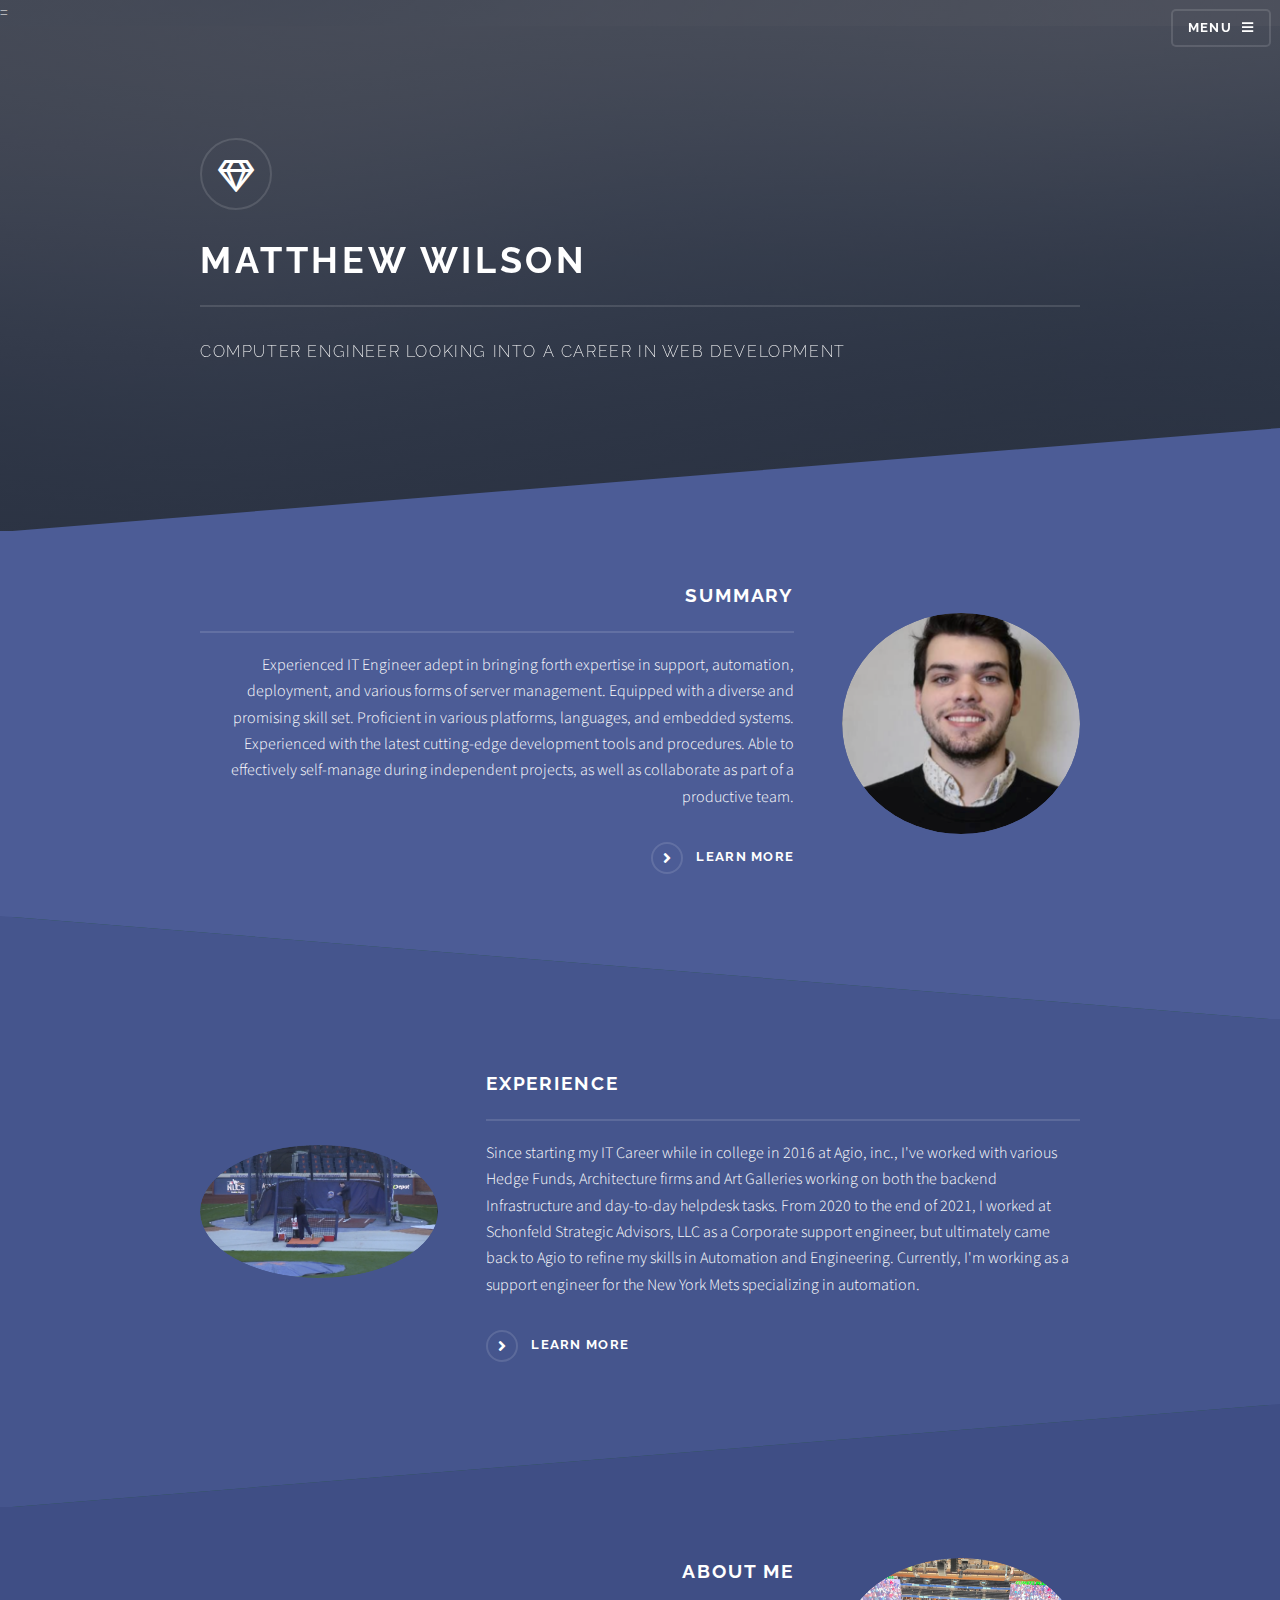
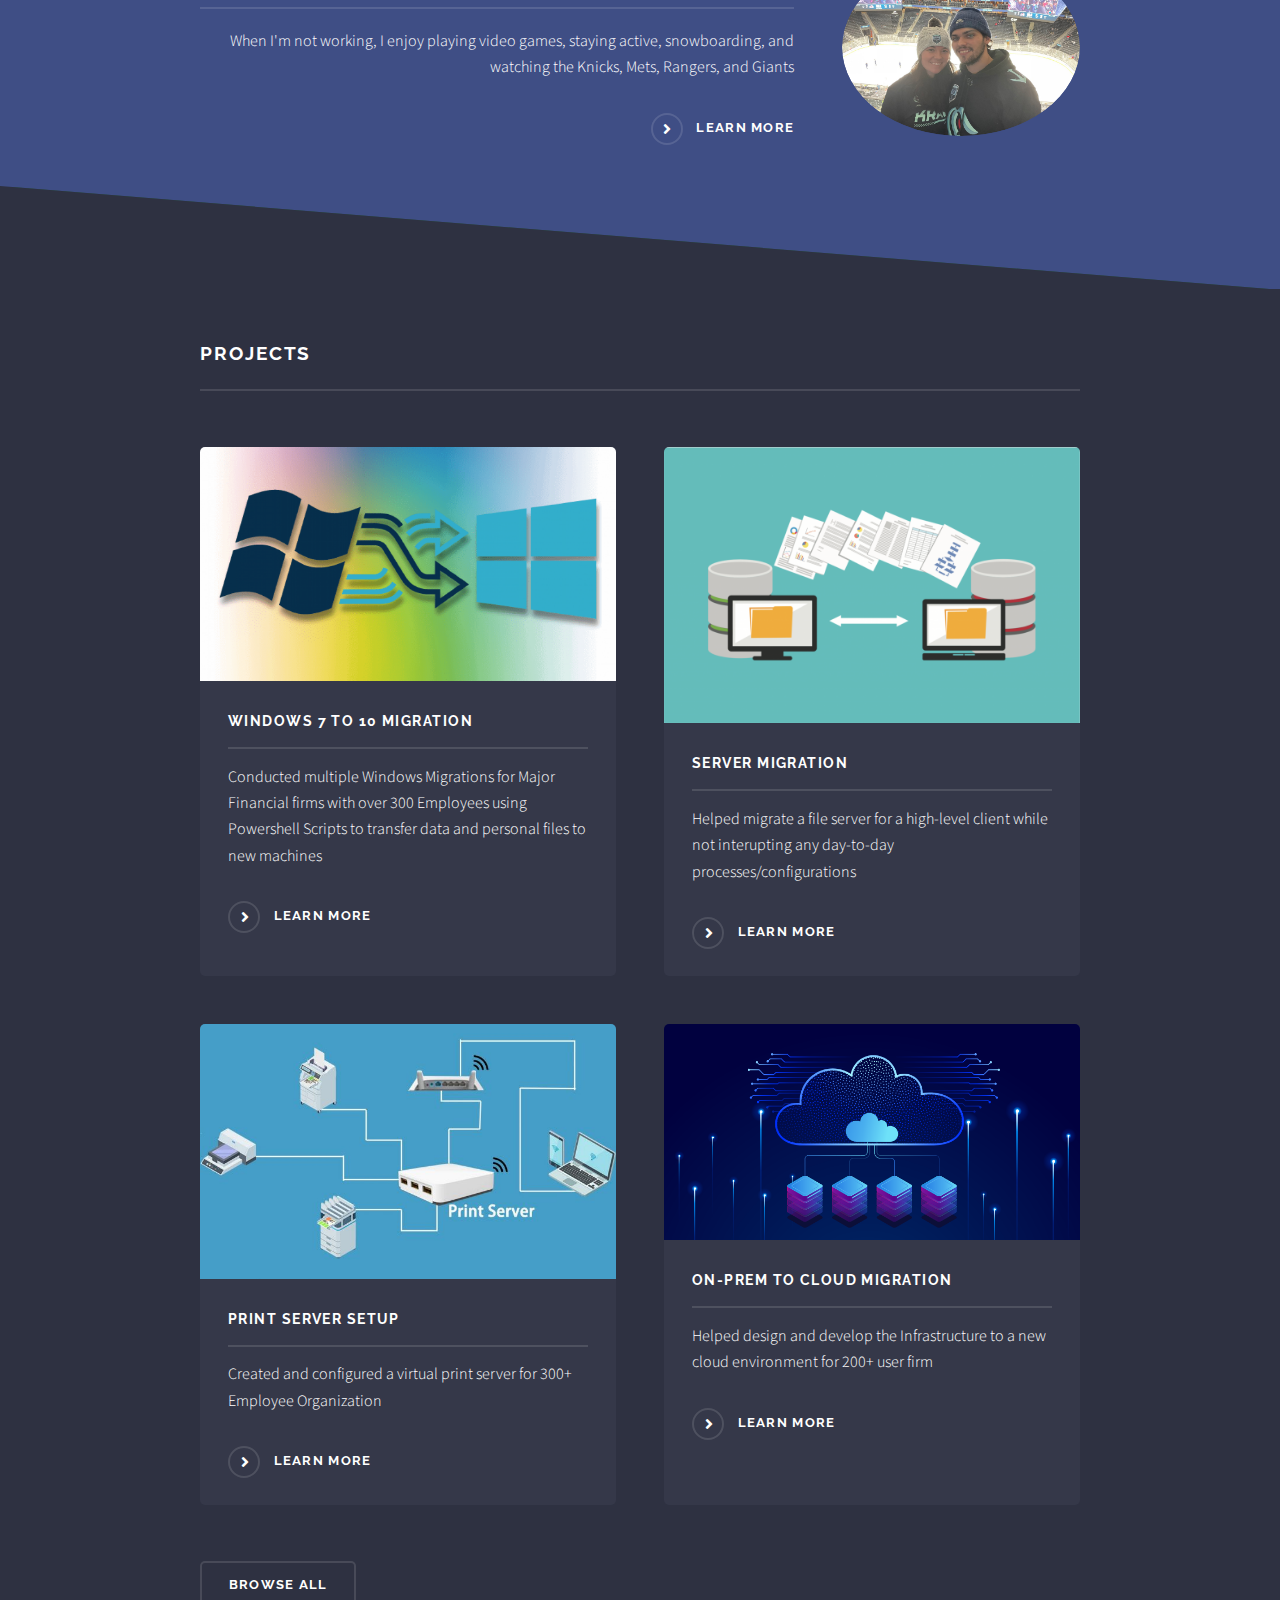
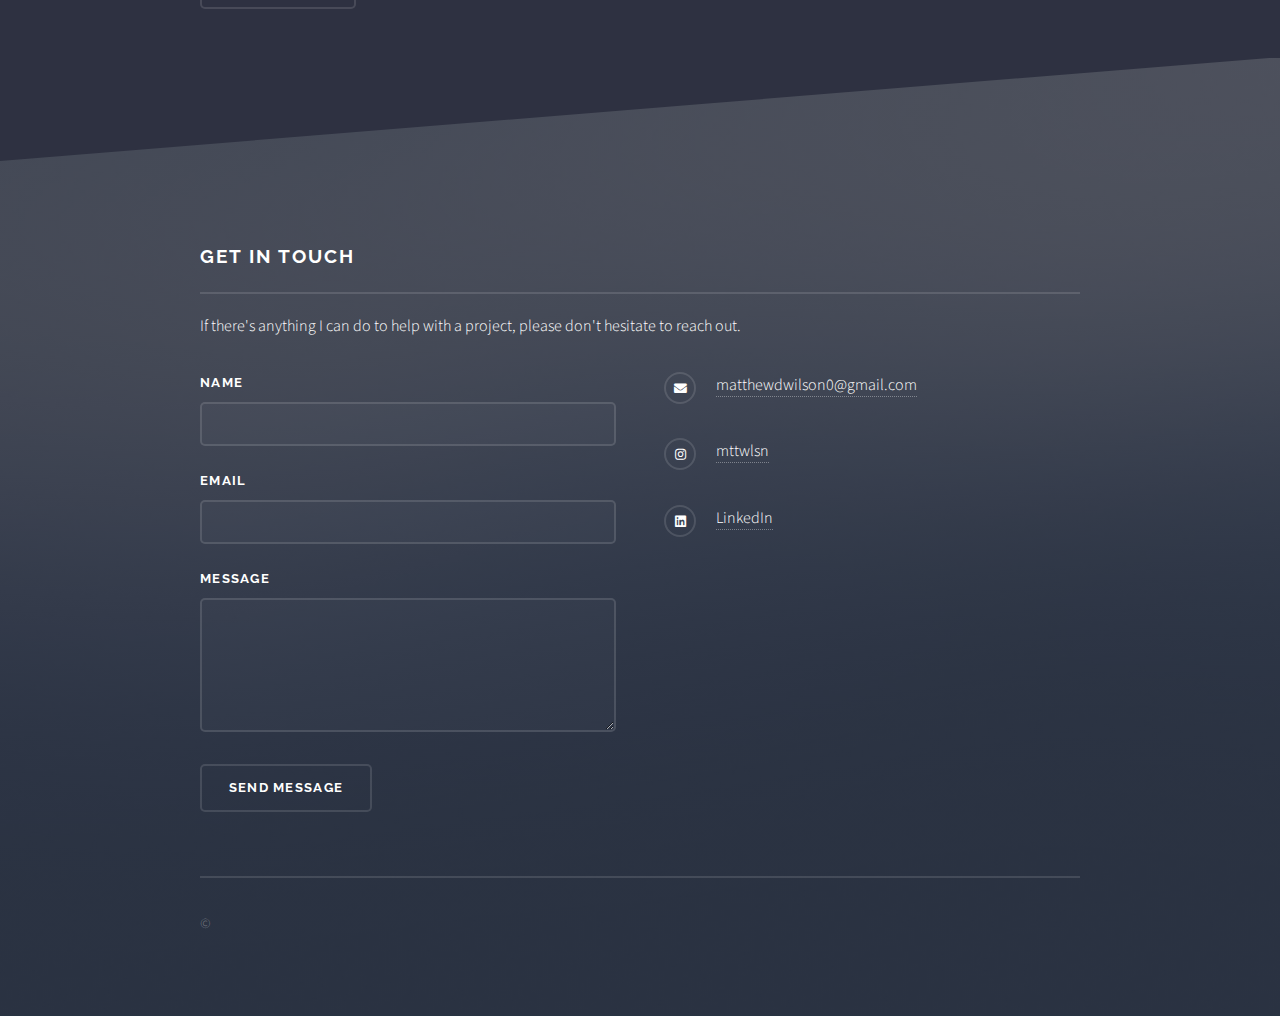
<file: index.html>
<!DOCTYPE HTML>
=
<html>
	<head>
		<title>Matthew Wilson</title>
		<meta charset="utf-8" />
		<meta name="viewport" content="width=device-width, initial-scale=1, user-scalable=no" />
		<link rel="stylesheet" href="assets/css/main.css" />
		<noscript><link rel="stylesheet" href="assets/css/noscript.css" /></noscript>
		<link rel="icon" href="images/icons8-futurama-bender-48.png">

	</head>
	<body class="is-preload">

		<!-- Page Wrapper -->
			<div id="page-wrapper">

				<!-- Header -->
					<header id="header" class="alt">
						<h1><a href="index.html">Matthew Wilson</a></h1>
						<nav>
							<a href="#menu">Menu</a>
						</nav>
					</header>

				<!-- Menu -->
					<nav id="menu">
						<div class="inner">
							<h2>Menu</h2>
							<ul class="links">
								<li><a href="index.html">Home</a></li>
								<li><a href="generic.html">More Information</a></li>
								<li><a href="blog.html">Blog</a></li>
								<li><a href="#"></a></li>
							</ul>
							<a href="#" class="close">Close</a>
						</div>
					</nav>

				<!-- Banner -->
					<section id="banner">
						<div class="inner">
							<div class="logo"><span class="icon fa-gem"></span></div>
							<h2>Matthew Wilson</h2>
							<p>Computer Engineer looking into a career in Web Development</p>
						</div>
					</section>

				<!-- Wrapper -->
					<section id="wrapper">

						<!-- One -->
							<section id="one" class="wrapper spotlight style1">
								<div class="inner">
									<a href="#" class="image"><img src="images/mwilsonheadshot (3).png" alt="" /></a>
									<div class="content">
										<h2 class="major">Summary</h2>
										<p>Experienced IT Engineer adept in bringing forth expertise in support, automation, deployment, and various forms of server management. Equipped with a diverse and promising skill set. Proficient in various platforms, languages, and embedded systems. Experienced with the latest cutting-edge development tools and procedures. Able to effectively self-manage during independent projects, as well as collaborate as part of a productive team.</p>
										<a href="#" class="special">Learn more</a>
									</div>
								</div>
							</section>

						<!-- Two -->
							<section id="two" class="wrapper alt spotlight style2">
								<div class="inner">
									<a href="#" class="image"><img src="images/battingpractice.png" alt="" /></a>
									<div class="content">
										<h2 class="major">Experience</h2>
										<p>Since starting my IT Career while in college in 2016 at Agio, inc., I've worked with various Hedge Funds, Architecture firms and Art Galleries working on both the backend Infrastructure and day-to-day helpdesk tasks. From 2020 to the end of 2021, I worked at Schonfeld Strategic Advisors, LLC as a Corporate support engineer, but ultimately came back to Agio to refine my skills in Automation and Engineering. Currently, I'm working as a support engineer for the New York Mets specializing in automation.  </p>
										<a href="#" class="special">Learn more</a>
									</div>
								</div>
							</section>

						<!-- Three -->
							<section id="three" class="wrapper spotlight style3">
								<div class="inner">
									<a href="#" class="image"><img src="images/kraken.jpg" alt="" /></a>
									<div class="content">
										<h2 class="major">About Me</h2>
										<p>When I'm not working, I enjoy playing video games, staying active, snowboarding, and watching the Knicks, Mets, Rangers, and Giants</p>
										<a href="#" class="special">Learn more</a>
									</div>
								</div>
							</section>

						<!-- Four -->
							<section id="four" class="wrapper alt style1">
								<div class="inner">
									<h2 class="major">Projects</h2>
									<p></p>
									<section class="features">
										<article>
											<a href="#" class="image"><img src="images/Windows-7-to-10-min-1200x675.png" alt="" /></a>
											<h3 class="major">Windows 7 to 10 Migration</h3>
											<p>Conducted multiple Windows Migrations for Major Financial firms with over 300 Employees using Powershell Scripts to transfer data and personal files to new machines</p>
											<a href="#" class="special">Learn more</a>
										</article>
										<article>
											<a href="#" class="image"><img src="images/servermigration.png" alt="" /></a>
											<h3 class="major">Server Migration</h3>
											<p>Helped migrate a file server for a high-level client while not interupting any day-to-day processes/configurations</p>
											<a href="#" class="special">Learn more</a>
										</article>
										<article>
											<a href="#" class="image"><img src="images/printserver.jpg" alt="" /></a>
											<h3 class="major">Print Server Setup</h3>
											<p>Created and configured a virtual print server for 300+ Employee Organization</p>
											<a href="#" class="special">Learn more</a>
										</article>
										<article>
											<a href="#" class="image"><img src="images/cloudmigration.png" alt="" /></a>
											<h3 class="major">On-Prem to Cloud Migration</h3>
											<p>Helped design and develop the Infrastructure to a new cloud environment for 200+ user firm</p>
											<a href="#" class="special">Learn more</a>
										</article>
									</section>
									<ul class="actions">
										<li><a href="#" class="button">Browse All</a></li>
									</ul>
								</div>
							</section>

					</section>

				<!-- Footer -->
					<section id="footer">
						<div class="inner">
							<h2 class="major">Get in touch</h2>
							<p>If there's anything I can do to help with a project, please don't hesitate to reach out.</p>
							<form method="post" action="#">
								<div class="fields">
									<div class="field">
										<label for="name">Name</label>
										<input type="text" name="name" id="name" />
									</div>
									<div class="field">
										<label for="email">Email</label>
										<input type="email" name="email" id="email" />
									</div>
									<div class="field">
										<label for="message">Message</label>
										<textarea name="message" id="message" rows="4"></textarea>
									</div>
								</div>
								<ul class="actions">
									<li><input type="submit" value="Send Message" /></li>
									
								</ul>
							</form>
							<ul class="contact">
	
								<li class="icon solid fa-envelope"><a href="mailto:matthewdwilson0@gmail.com">matthewdwilson0@gmail.com</a></li>
						
							
								<li class="icon brands fa-instagram"><a href="https://instagram.com/mttwlsn">mttwlsn</a></li>
								<li class="icon brands fa-linkedin"> <a href="https://linkedin.com/in/mdwilson4">LinkedIn</a></li>
							</ul>
							<ul class="copyright">
								<li>&copy; </li>
							</ul>
						</div>
					</section>

			</div>

		<!-- Scripts -->
			<script src="assets/js/jquery.min.js"></script>
			<script src="assets/js/jquery.scrollex.min.js"></script>
			<script src="assets/js/browser.min.js"></script>
			<script src="assets/js/breakpoints.min.js"></script>
			<script src="assets/js/util.js"></script>
			<script src="assets/js/main.js"></script>

	</body>
</html>
</file>
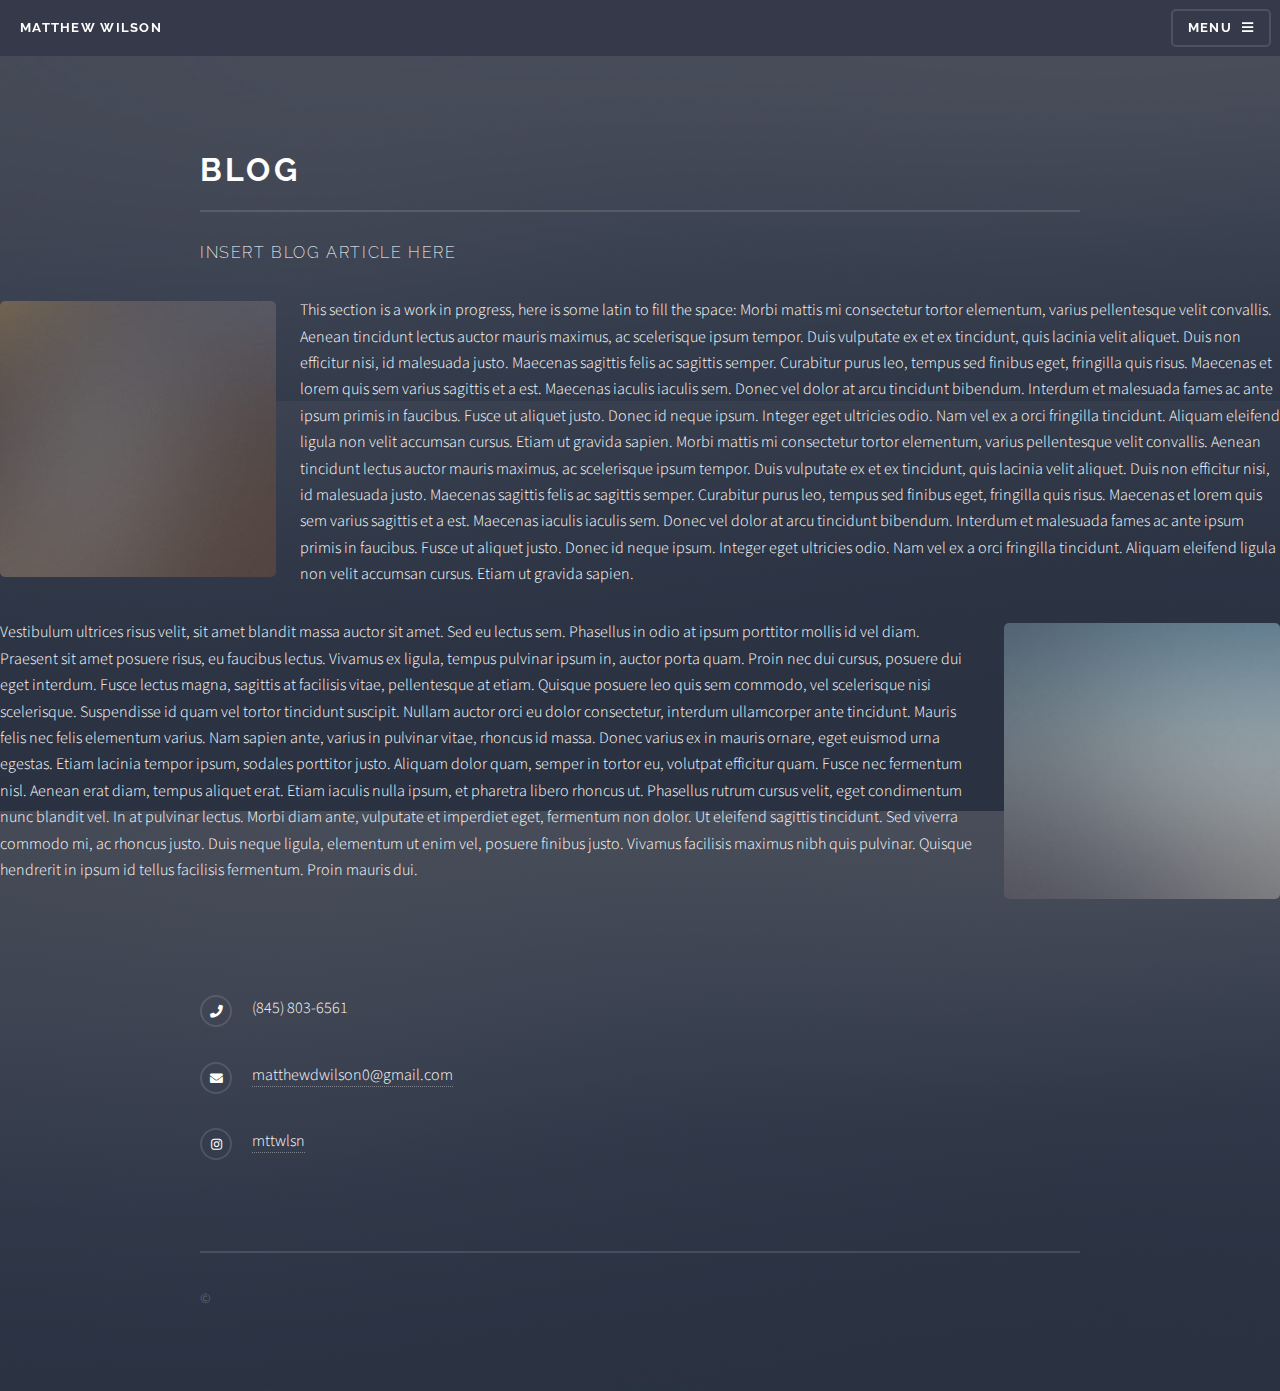
<file: blog.html>
<!DOCTYPE HTML>
<!--
	Solid State by HTML5 UP
	html5up.net | @ajlkn
	Free for personal and commercial use under the CCA 3.0 license (html5up.net/license)
-->
<html>
	<head>
		<title>MW - Blog</title>
		<meta charset="utf-8" />
		<meta name="viewport" content="width=device-width, initial-scale=1, user-scalable=no" />
		<link rel="stylesheet" href="assets/css/main.css" />
		<noscript><link rel="stylesheet" href="assets/css/noscript.css" /></noscript>
	</head>
	<body class="is-preload">

		<!-- Page Wrapper -->
			<div id="page-wrapper">

				<!-- Header -->
					<header id="header">
						<h1><a href="index.html">Matthew Wilson</a></h1>
						<nav>
							<a href="#menu">Menu</a>
						</nav>
					</header>

				<!-- Menu -->
					<nav id="menu">
						<div class="inner">
							<h2>Menu</h2>
							<ul class="links">
								<li><a href="index.html">Home</a></li>
								<li><a href="generic.html">More Information</a></li>
								<li><a href="blog.html">blog</a></li>
								
							</ul>
							<a href="#" class="close">Close</a>
						</div>
					</nav>

				<!-- Wrapper -->
					
				<section id="wrapper">
					<header>
						<div class="inner">
							<h2>Blog</h2>
							<p>Insert Blog article here</p>
						</div>
					</header>
									<section>
									
										<p><span class="image left"><img src="images/pic01.jpg" alt="" /></span>This section is a work in progress, here is some latin to fill the space: Morbi mattis mi consectetur tortor elementum, varius pellentesque velit convallis. Aenean tincidunt lectus auctor mauris maximus, ac scelerisque ipsum tempor. Duis vulputate ex et ex tincidunt, quis lacinia velit aliquet. Duis non efficitur nisi, id malesuada justo. Maecenas sagittis felis ac sagittis semper. Curabitur purus leo, tempus sed finibus eget, fringilla quis risus. Maecenas et lorem quis sem varius sagittis et a est. Maecenas iaculis iaculis sem. Donec vel dolor at arcu tincidunt bibendum. Interdum et malesuada fames ac ante ipsum primis in faucibus. Fusce ut aliquet justo. Donec id neque ipsum. Integer eget ultricies odio. Nam vel ex a orci fringilla tincidunt. Aliquam eleifend ligula non velit accumsan cursus. Etiam ut gravida sapien. Morbi mattis mi consectetur tortor elementum, varius pellentesque velit convallis. Aenean tincidunt lectus auctor mauris maximus, ac scelerisque ipsum tempor. Duis vulputate ex et ex tincidunt, quis lacinia velit aliquet. Duis non efficitur nisi, id malesuada justo. Maecenas sagittis felis ac sagittis semper. Curabitur purus leo, tempus sed finibus eget, fringilla quis risus. Maecenas et lorem quis sem varius sagittis et a est. Maecenas iaculis iaculis sem. Donec vel dolor at arcu tincidunt bibendum. Interdum et malesuada fames ac ante ipsum primis in faucibus. Fusce ut aliquet justo. Donec id neque ipsum. Integer eget ultricies odio. Nam vel ex a orci fringilla tincidunt. Aliquam eleifend ligula non velit accumsan cursus. Etiam ut gravida sapien.</p>
										<p><span class="image right"><img src="images/pic02.jpg" alt="" /></span>Vestibulum ultrices risus velit, sit amet blandit massa auctor sit amet. Sed eu lectus sem. Phasellus in odio at ipsum porttitor mollis id vel diam. Praesent sit amet posuere risus, eu faucibus lectus. Vivamus ex ligula, tempus pulvinar ipsum in, auctor porta quam. Proin nec dui cursus, posuere dui eget interdum. Fusce lectus magna, sagittis at facilisis vitae, pellentesque at etiam. Quisque posuere leo quis sem commodo, vel scelerisque nisi scelerisque. Suspendisse id quam vel tortor tincidunt suscipit. Nullam auctor orci eu dolor consectetur, interdum ullamcorper ante tincidunt. Mauris felis nec felis elementum varius. Nam sapien ante, varius in pulvinar vitae, rhoncus id massa. Donec varius ex in mauris ornare, eget euismod urna egestas. Etiam lacinia tempor ipsum, sodales porttitor justo. Aliquam dolor quam, semper in tortor eu, volutpat efficitur quam. Fusce nec fermentum nisl. Aenean erat diam, tempus aliquet erat. Etiam iaculis nulla ipsum, et pharetra libero rhoncus ut. Phasellus rutrum cursus velit, eget condimentum nunc blandit vel. In at pulvinar lectus. Morbi diam ante, vulputate et imperdiet eget, fermentum non dolor. Ut eleifend sagittis tincidunt. Sed viverra commodo mi, ac rhoncus justo. Duis neque ligula, elementum ut enim vel, posuere finibus justo. Vivamus facilisis maximus nibh quis pulvinar. Quisque hendrerit in ipsum id tellus facilisis fermentum. Proin mauris dui.</p>
									</section>

								</div>
							</div>

					</section>

				<!-- Footer -->
				<section id="footer">
					<div class="inner">
				
						<ul class="contact">
							
							<li class="icon solid fa-phone">(845) 803-6561</li>
							<li class="icon solid fa-envelope"><a href="#">matthewdwilson0@gmail.com</a></li>
						
							<li class="icon brands fa-instagram"><a href="https://instagram.com/mttwlsn">mttwlsn</a></li>
						</ul>
						<ul class="copyright">
							<li>&copy; </li><li></li>
						</ul>
					</div>
				</section>

			</div>

		<!-- Scripts -->
			<script src="assets/js/jquery.min.js"></script>
			<script src="assets/js/jquery.scrollex.min.js"></script>
			<script src="assets/js/browser.min.js"></script>
			<script src="assets/js/breakpoints.min.js"></script>
			<script src="assets/js/util.js"></script>
			<script src="assets/js/main.js"></script>

	</body>
</html>
</file>
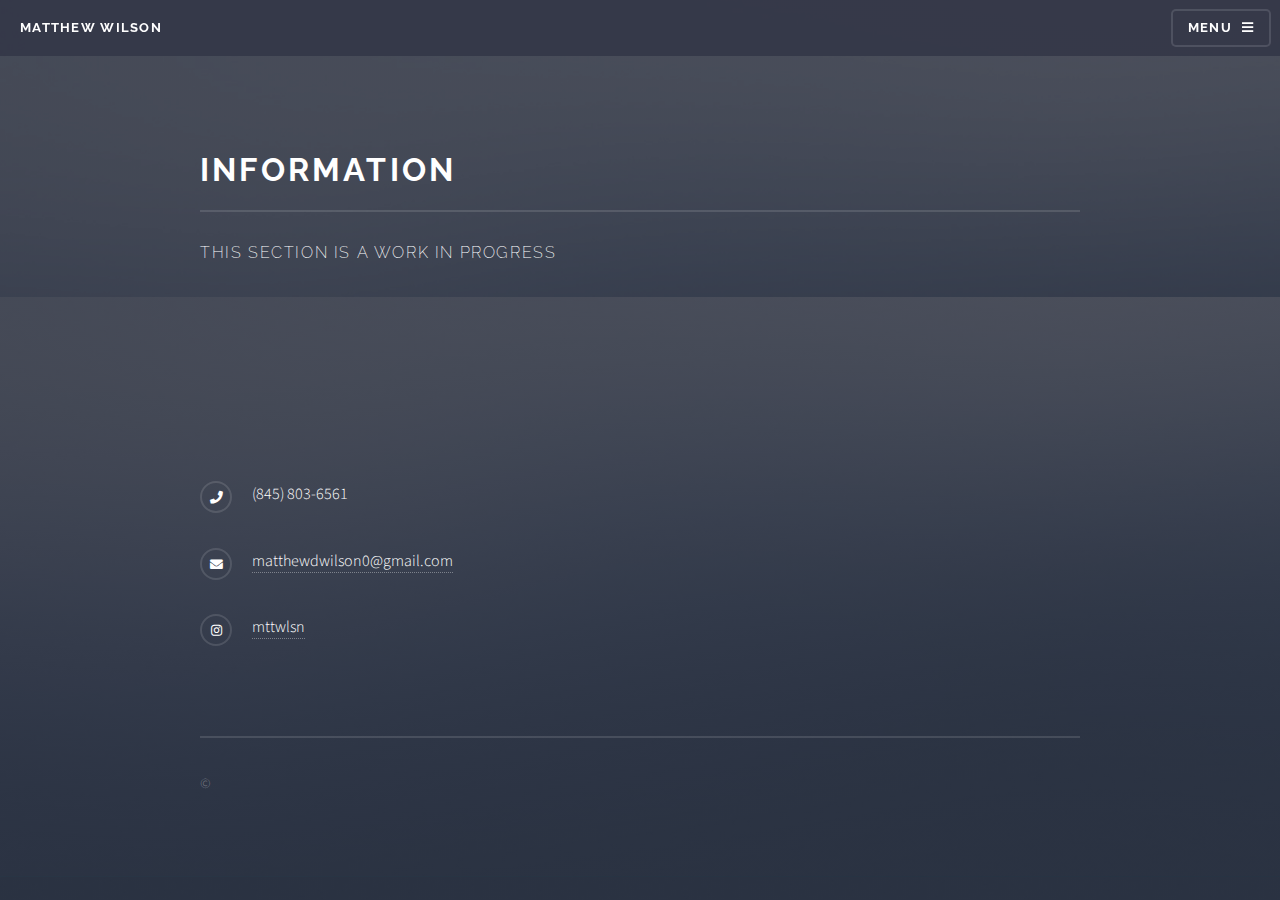
<file: generic.html>
<!DOCTYPE HTML>
<!--
	Solid State by HTML5 UP
	html5up.net | @ajlkn
	Free for personal and commercial use under the CCA 3.0 license (html5up.net/license)
-->
<html>
	<head>
		<title>More Information</title>
		<meta charset="utf-8" />
		<meta name="viewport" content="width=device-width, initial-scale=1, user-scalable=no" />
		<link rel="stylesheet" href="assets/css/main.css" />
		<noscript><link rel="stylesheet" href="assets/css/noscript.css" /></noscript>
	</head>
	<body class="is-preload">

		<!-- Page Wrapper -->
			<div id="page-wrapper">

				<!-- Header -->
					<header id="header">
						<h1><a href="index.html">Matthew Wilson</a></h1>
						<nav>
							<a href="#menu">Menu</a>
						</nav>
					</header>

				<!-- Menu -->
					<nav id="menu">
						<div class="inner">
							<h2>Menu</h2>
							<ul class="links">
								<li><a href="index.html">Home</a></li>
								<li><a href="generic.html">More Information</a></li>
								<li><a href="blog.html">Blog</a></li>
							
							</ul>
							<a href="#" class="close">Close</a>
						</div>
					</nav>

				<!-- Wrapper -->
					<section id="wrapper">
						<header>
							<div class="inner">
								<h2>Information</h2>
								<p>This section is a work in progress</p>
							</div>
						</header>

						<!-- Content -->
							
					</section>

				<!-- Footer -->
					<section id="footer">
						<div class="inner">
					
							<ul class="contact">
								
								<li class="icon solid fa-phone">(845) 803-6561</li>
								<li class="icon solid fa-envelope"><a href="#">matthewdwilson0@gmail.com</a></li>
							
								<li class="icon brands fa-instagram"><a href="https://instagram.com/mttwlsn">mttwlsn</a></li>
							</ul>
							<ul class="copyright">
								<li>&copy; </li><li></li>
							</ul>
						</div>
					</section>

			</div>

		<!-- Scripts -->
			<script src="assets/js/jquery.min.js"></script>
			<script src="assets/js/jquery.scrollex.min.js"></script>
			<script src="assets/js/browser.min.js"></script>
			<script src="assets/js/breakpoints.min.js"></script>
			<script src="assets/js/util.js"></script>
			<script src="assets/js/main.js"></script>

	</body>
</html>
</file>
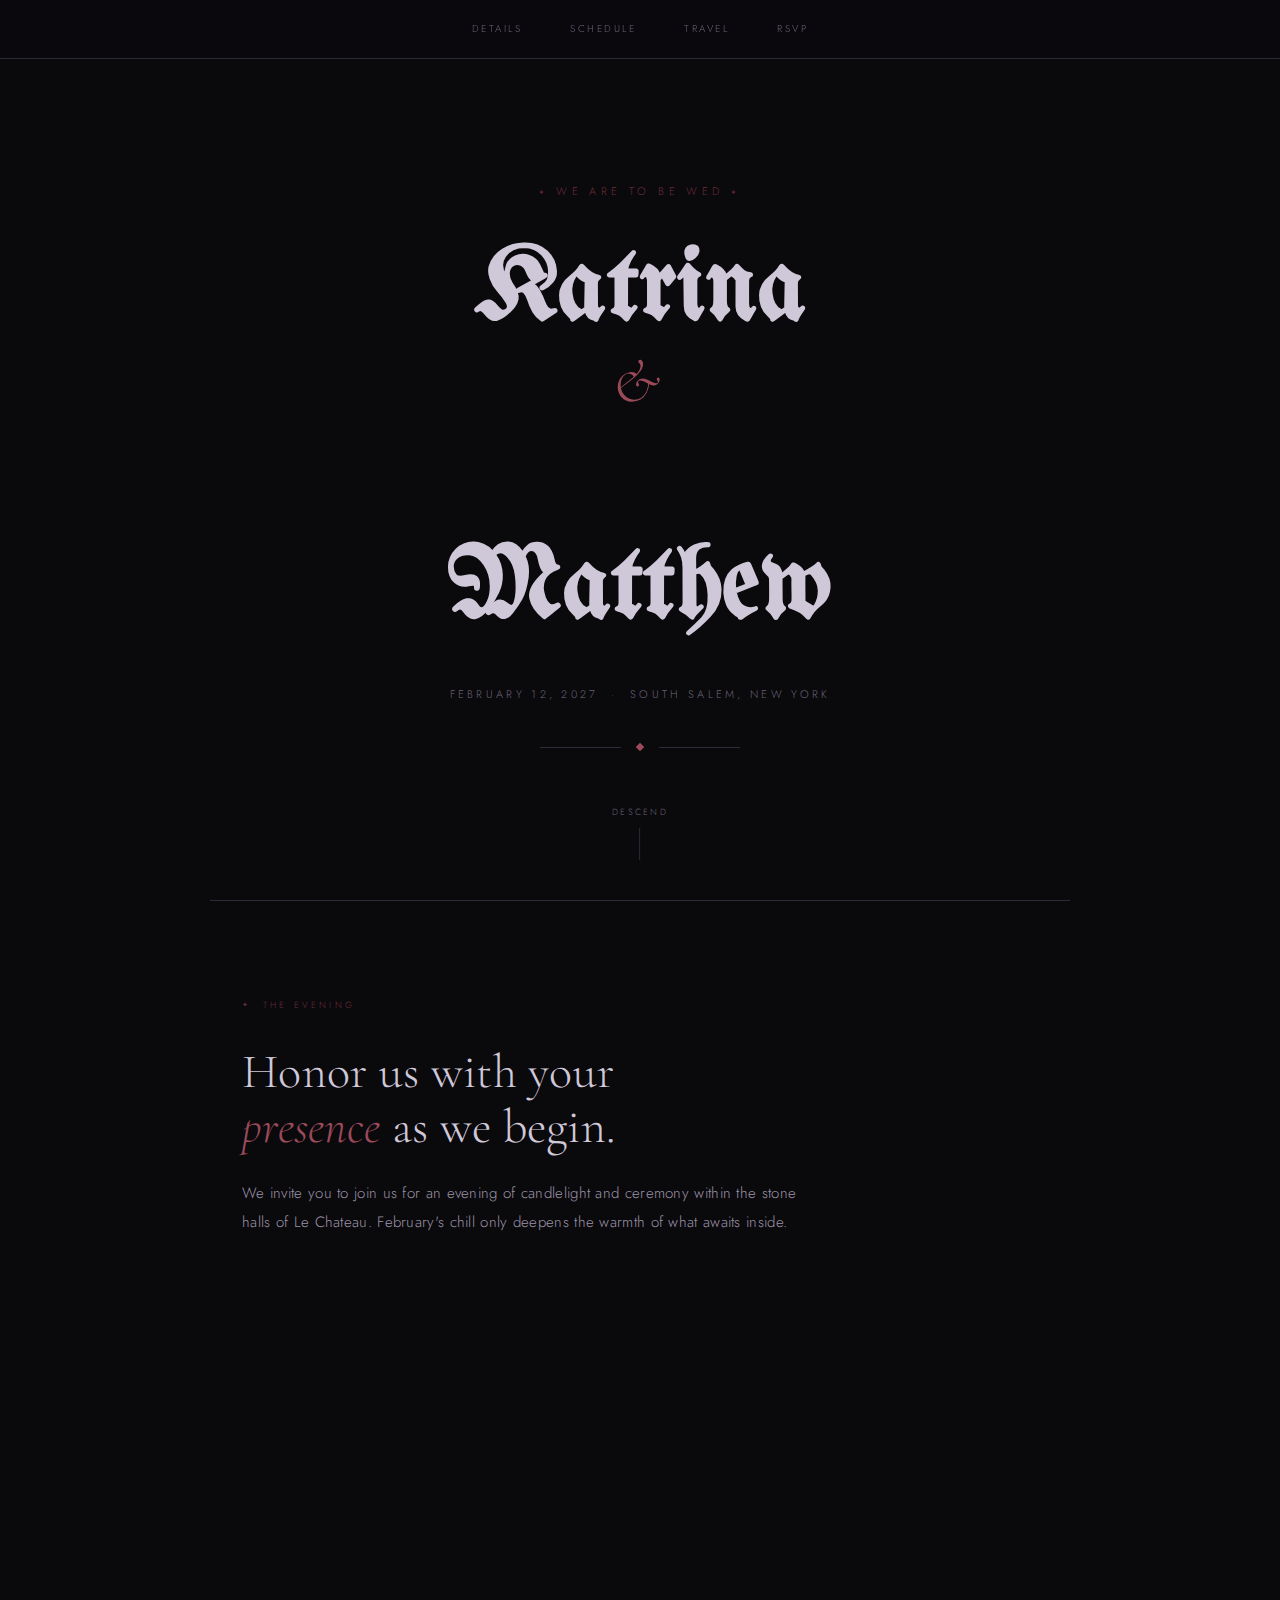
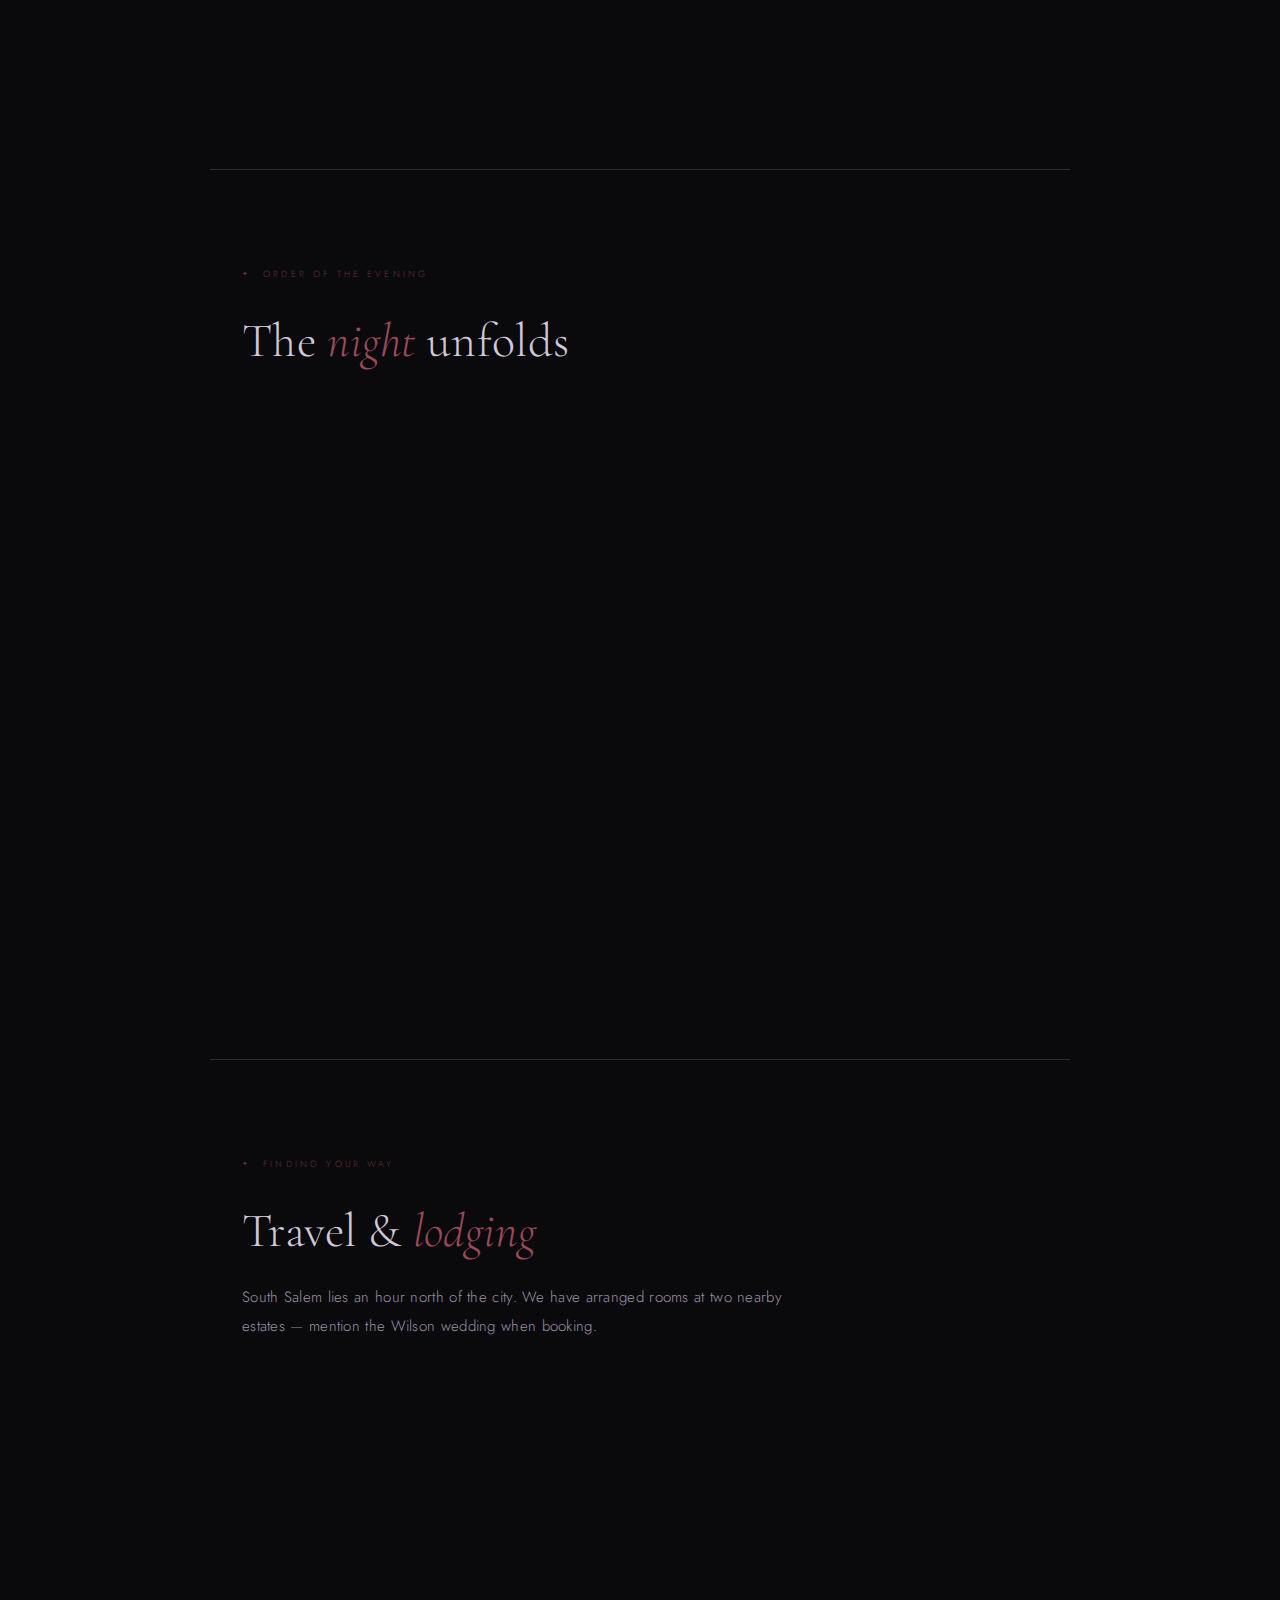
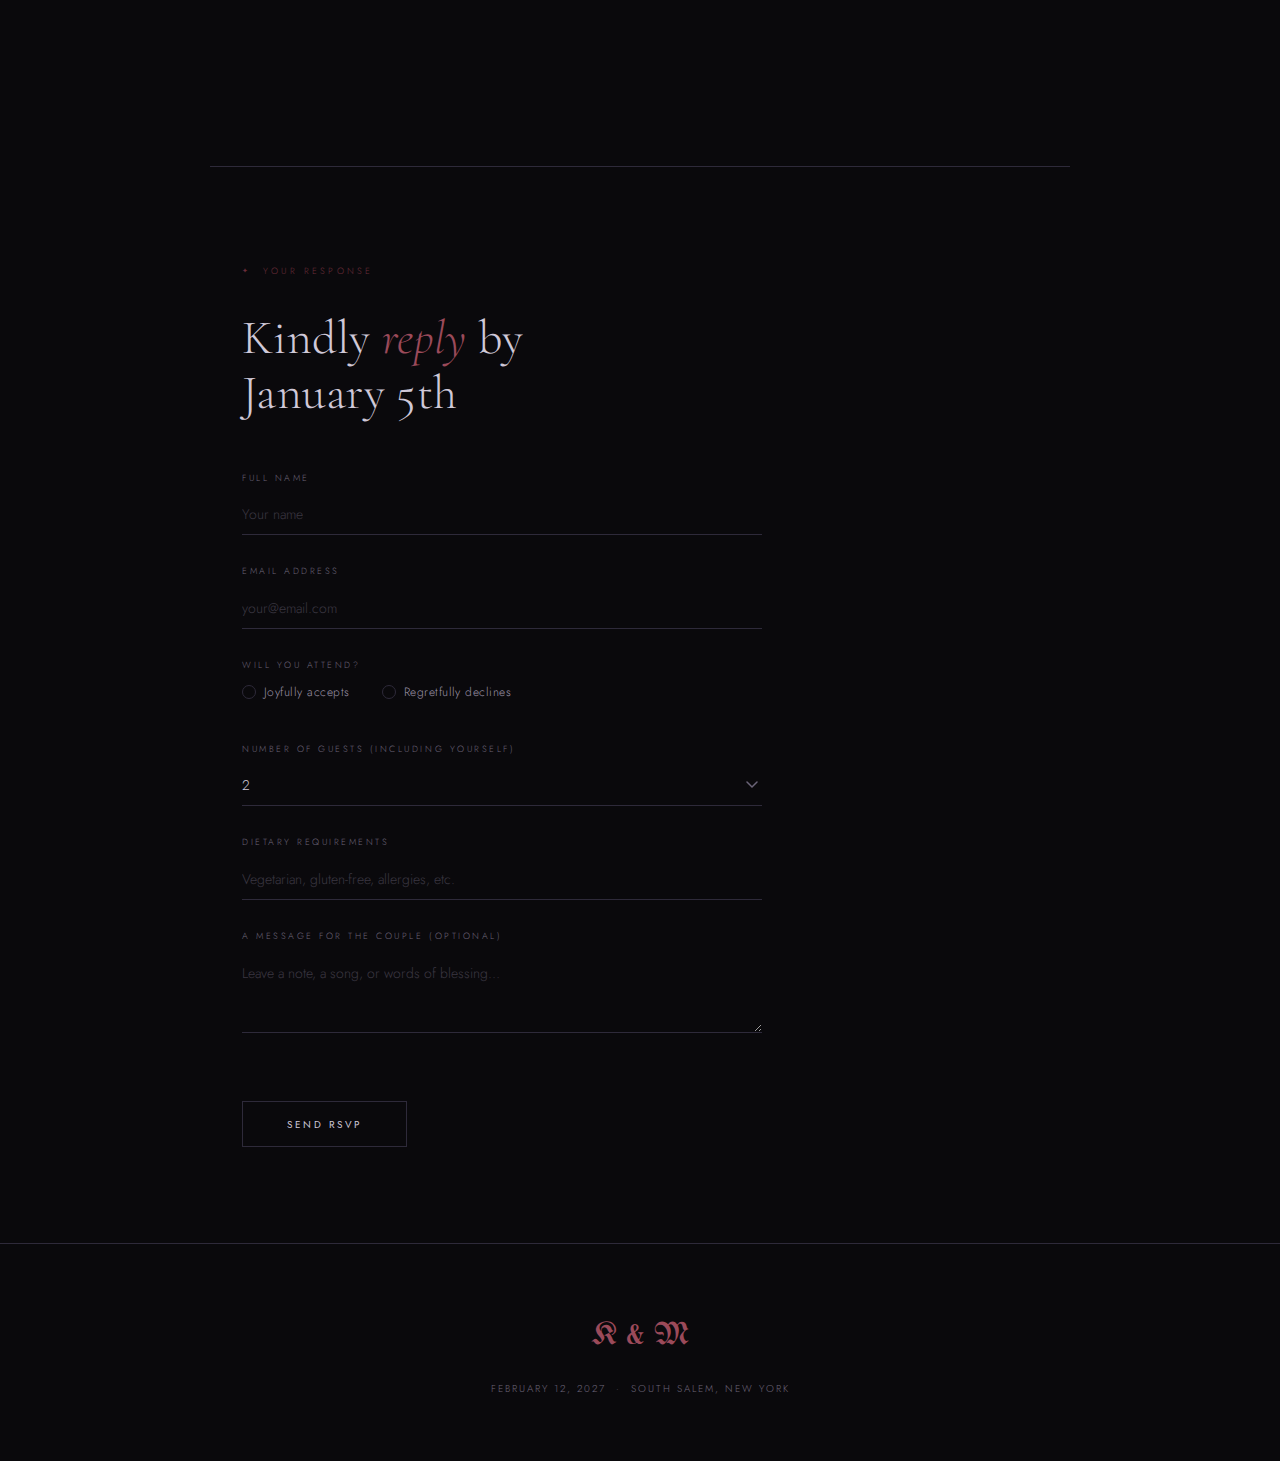
<file: wedding.index.html>
<!DOCTYPE html>
<html lang="en">
<head>
  <meta charset="UTF-8" />
  <meta name="viewport" content="width=device-width, initial-scale=1.0" />
  <title>Katrina & Matthew — February 12, 2027</title>
  <link rel="preconnect" href="https://fonts.googleapis.com" />
  <link rel="preconnect" href="https://fonts.gstatic.com" crossorigin />
  <link href="https://fonts.googleapis.com/css2?family=UnifrakturMaguntia&family=Cormorant+Garamond:ital,wght@0,300;0,400;1,300;1,400&family=Jost:wght@300;400&display=swap" rel="stylesheet" />
  <style>
    *, *::before, *::after { box-sizing: border-box; margin: 0; padding: 0; }

    :root {
      --void:    #0a090c;
      --deep:    #12101a;
      --surface: #1a1723;
      --border:  #2e2a3a;
      --muted:   #6b6478;
      --ghost:   #9d94a8;
      --light:   #cfc8d8;
      --rose:    #9b4a5a;
      --wine:    #6b2d3a;
      --dim-rose:#5a2230;
    }

    html { scroll-behavior: smooth; }

    body {
      font-family: 'Jost', sans-serif;
      font-weight: 300;
      background: var(--void);
      color: var(--light);
      font-size: 15px;
      line-height: 1.75;
      letter-spacing: 0.02em;
    }

    /* ── NAV ── */
    nav {
      position: fixed;
      top: 0; left: 0; right: 0;
      z-index: 100;
      display: flex;
      justify-content: center;
      gap: 3rem;
      padding: 1.25rem 2rem;
      background: rgba(10, 9, 12, 0.9);
      backdrop-filter: blur(12px);
      border-bottom: 1px solid var(--border);
    }

    nav a {
      font-size: 10px;
      letter-spacing: 0.25em;
      text-transform: uppercase;
      text-decoration: none;
      color: var(--muted);
      transition: color 0.3s;
    }
    nav a:hover { color: var(--rose); }

    /* ── HERO ── */
    #hero {
      min-height: 100svh;
      display: flex;
      flex-direction: column;
      align-items: center;
      justify-content: center;
      text-align: center;
      padding: 6rem 2rem 4rem;
      position: relative;
      overflow: hidden;
    }

    .hero-ornament {
      font-size: 11px;
      letter-spacing: 0.4em;
      color: var(--wine);
      margin-bottom: 2rem;
      text-transform: uppercase;
    }

    .hero-ornament::before,
    .hero-ornament::after {
      content: ' ✦ ';
      font-size: 8px;
      vertical-align: middle;
      color: var(--dim-rose);
    }

    .hero-names {
      font-family: 'UnifrakturMaguntia', cursive;
      font-size: clamp(3rem, 9vw, 6.5rem);
      line-height: 1.1;
      color: var(--light);
    }

    .hero-names .amp {
      font-family: 'Cormorant Garamond', serif;
      font-style: italic;
      font-weight: 300;
      color: var(--rose);
      font-size: 0.6em;
      display: block;
      letter-spacing: 0.1em;
    }

    .hero-date {
      margin-top: 2.5rem;
      font-size: 11px;
      letter-spacing: 0.3em;
      text-transform: uppercase;
      color: var(--muted);
    }

    .hero-rule {
      display: flex;
      align-items: center;
      gap: 1rem;
      margin: 2.5rem auto 0;
      width: 200px;
    }

    .hero-rule::before,
    .hero-rule::after {
      content: '';
      flex: 1;
      height: 1px;
      background: var(--border);
    }

    .hero-rule-diamond {
      width: 6px;
      height: 6px;
      background: var(--rose);
      transform: rotate(45deg);
      flex-shrink: 0;
    }

    .scroll-hint {
      position: absolute;
      bottom: 2.5rem;
      left: 50%;
      transform: translateX(-50%);
      display: flex;
      flex-direction: column;
      align-items: center;
      gap: 8px;
      color: var(--muted);
      font-size: 9px;
      letter-spacing: 0.25em;
      text-transform: uppercase;
      animation: bob 2.8s ease-in-out infinite;
    }

    .scroll-hint::after {
      content: '';
      display: block;
      width: 1px;
      height: 32px;
      background: var(--border);
    }

    @keyframes bob {
      0%, 100% { transform: translateX(-50%) translateY(0); }
      50%       { transform: translateX(-50%) translateY(7px); }
    }

    /* ── SECTION BASE ── */
    section {
      padding: 6rem 2rem;
      max-width: 860px;
      margin: 0 auto;
    }

    .section-label {
      font-size: 9px;
      letter-spacing: 0.35em;
      text-transform: uppercase;
      color: var(--wine);
      margin-bottom: 2rem;
      display: flex;
      align-items: center;
      gap: 0.75rem;
    }

    .section-label::before { content: '✦'; font-size: 7px; }

    .section-heading {
      font-family: 'Cormorant Garamond', serif;
      font-weight: 300;
      font-size: clamp(2rem, 5vw, 3rem);
      line-height: 1.15;
      margin-bottom: 1.5rem;
      color: var(--light);
    }

    .section-heading em {
      font-style: italic;
      color: var(--rose);
    }

    .body-text {
      color: var(--ghost);
      max-width: 560px;
      line-height: 1.9;
    }

    /* ── DETAILS ── */
    #details { border-top: 1px solid var(--border); }

    .details-grid {
      display: grid;
      grid-template-columns: repeat(auto-fit, minmax(200px, 1fr));
      gap: 2rem;
      margin-top: 3rem;
    }

    .detail-card {
      border: 1px solid var(--border);
      padding: 1.75rem;
      position: relative;
      background: var(--deep);
    }

    .detail-card::before {
      content: '';
      position: absolute;
      top: -1px; left: 20px;
      width: 40px;
      height: 2px;
      background: var(--rose);
    }

    .detail-card .label {
      font-size: 9px;
      letter-spacing: 0.28em;
      text-transform: uppercase;
      color: var(--wine);
      margin-bottom: 0.75rem;
    }

    .detail-card .value {
      font-family: 'Cormorant Garamond', serif;
      font-size: 1.3rem;
      font-weight: 300;
      line-height: 1.35;
      margin-bottom: 0.5rem;
      color: var(--light);
    }

    .detail-card .sub {
      font-size: 12px;
      color: var(--muted);
      line-height: 1.65;
    }

    .map-link {
      display: inline-block;
      margin-top: 0.85rem;
      font-size: 10px;
      letter-spacing: 0.18em;
      text-transform: uppercase;
      color: var(--rose);
      text-decoration: none;
      border-bottom: 1px solid var(--dim-rose);
      transition: color 0.2s, border-color 0.2s;
    }
    .map-link:hover { color: var(--light); border-color: var(--rose); }

    /* ── SCHEDULE ── */
    #schedule { border-top: 1px solid var(--border); }

    .timeline { margin-top: 3rem; display: flex; flex-direction: column; }

    .timeline-item {
      display: grid;
      grid-template-columns: 100px 1fr;
      gap: 2rem;
      padding: 1.5rem 0;
      border-top: 1px solid var(--border);
      align-items: start;
    }

    .timeline-time {
      font-size: 11px;
      letter-spacing: 0.12em;
      color: var(--muted);
      padding-top: 4px;
    }

    .timeline-event {
      font-family: 'Cormorant Garamond', serif;
      font-size: 1.2rem;
      font-weight: 300;
      color: var(--light);
    }

    .timeline-note {
      font-size: 13px;
      color: var(--muted);
      margin-top: 0.25rem;
      font-family: 'Jost', sans-serif;
    }

    /* ── TRAVEL ── */
    #travel { border-top: 1px solid var(--border); }

    .hotel-grid {
      display: grid;
      grid-template-columns: repeat(auto-fit, minmax(240px, 1fr));
      gap: 1.5rem;
      margin-top: 3rem;
    }

    .hotel-card {
      background: var(--deep);
      border: 1px solid var(--border);
      padding: 1.75rem;
      position: relative;
      overflow: hidden;
    }

    .hotel-card::after {
      content: '';
      position: absolute;
      bottom: 0; left: 0; right: 0;
      height: 2px;
      background: var(--dim-rose);
      transform: scaleX(0);
      transform-origin: left;
      transition: transform 0.3s ease;
    }
    .hotel-card:hover::after { transform: scaleX(1); }

    .hotel-card .tag {
      font-size: 9px;
      letter-spacing: 0.25em;
      text-transform: uppercase;
      color: var(--wine);
      margin-bottom: 0.75rem;
    }

    .hotel-card h3 {
      font-family: 'Cormorant Garamond', serif;
      font-size: 1.2rem;
      font-weight: 300;
      margin-bottom: 0.5rem;
      color: var(--light);
    }

    .hotel-card p { font-size: 13px; color: var(--muted); line-height: 1.65; }

    .hotel-card a {
      display: inline-block;
      margin-top: 1rem;
      font-size: 10px;
      letter-spacing: 0.18em;
      text-transform: uppercase;
      color: var(--rose);
      text-decoration: none;
      border-bottom: 1px solid var(--dim-rose);
      transition: color 0.2s;
    }
    .hotel-card a:hover { color: var(--light); }

    /* ── RSVP ── */
    #rsvp { border-top: 1px solid var(--border); max-width: 860px; }

    .rsvp-inner { margin-top: 3rem; max-width: 520px; }

    .form-row { margin-bottom: 1.75rem; }

    label {
      display: block;
      font-size: 9px;
      letter-spacing: 0.28em;
      text-transform: uppercase;
      color: var(--muted);
      margin-bottom: 0.6rem;
    }

    input[type="text"],
    input[type="email"],
    select,
    textarea {
      width: 100%;
      background: transparent;
      border: none;
      border-bottom: 1px solid var(--border);
      padding: 0.6rem 0;
      font-family: 'Jost', sans-serif;
      font-size: 14px;
      font-weight: 300;
      color: var(--light);
      outline: none;
      border-radius: 0;
      transition: border-color 0.25s;
      -webkit-appearance: none;
    }

    input::placeholder, textarea::placeholder { color: var(--muted); opacity: 0.5; }
    input:focus, select:focus, textarea:focus { border-color: var(--rose); }

    select {
      cursor: pointer;
      background-color: transparent;
      background-image: url("data:image/svg+xml,%3Csvg xmlns='http://www.w3.org/2000/svg' width='12' height='8' viewBox='0 0 12 8'%3E%3Cpath d='M1 1l5 5 5-5' stroke='%236b6478' stroke-width='1.5' fill='none' stroke-linecap='round'/%3E%3C/svg%3E");
      background-repeat: no-repeat;
      background-position: right 4px center;
      padding-right: 1.5rem;
    }

    select option { background: var(--deep); color: var(--light); }
    textarea { resize: vertical; min-height: 80px; }

    .radio-group { display: flex; gap: 2rem; margin-top: 0.25rem; }

    .radio-group label {
      display: flex;
      align-items: center;
      gap: 0.5rem;
      font-size: 12px;
      letter-spacing: 0.04em;
      text-transform: none;
      color: var(--ghost);
      cursor: pointer;
    }

    .radio-group input[type="radio"] {
      width: 14px; height: 14px;
      border: 1px solid var(--border);
      border-radius: 50%;
      appearance: none;
      -webkit-appearance: none;
      cursor: pointer;
      flex-shrink: 0;
      background: transparent;
      transition: border-color 0.2s, background 0.2s;
    }

    .radio-group input[type="radio"]:checked {
      border-color: var(--rose);
      background: var(--rose);
    }

    .submit-btn {
      display: inline-block;
      margin-top: 2rem;
      padding: 0.9rem 2.75rem;
      background: transparent;
      color: var(--light);
      font-family: 'Jost', sans-serif;
      font-size: 10px;
      font-weight: 400;
      letter-spacing: 0.25em;
      text-transform: uppercase;
      border: 1px solid var(--border);
      cursor: pointer;
      border-radius: 0;
      transition: background 0.25s, border-color 0.25s;
    }

    .submit-btn:hover { background: var(--wine); border-color: var(--rose); }
    .submit-btn:active { transform: scale(0.98); }

    .success-msg {
      display: none;
      margin-top: 1.5rem;
      font-size: 1.1rem;
      color: var(--rose);
      font-style: italic;
      font-family: 'Cormorant Garamond', serif;
    }

    /* ── FOOTER ── */
    footer {
      text-align: center;
      padding: 4rem 2rem;
      border-top: 1px solid var(--border);
      color: var(--muted);
    }

    footer .monogram {
      font-family: 'UnifrakturMaguntia', cursive;
      font-size: 2rem;
      color: var(--rose);
      margin-bottom: 1rem;
      display: block;
    }

    footer p {
      font-size: 10px;
      letter-spacing: 0.2em;
      text-transform: uppercase;
    }

    /* ── FADE-IN ON SCROLL ── */
    .fade-up {
      opacity: 0;
      transform: translateY(20px);
      transition: opacity 0.8s ease, transform 0.8s ease;
    }
    .fade-up.visible { opacity: 1; transform: translateY(0); }

    /* ── RESPONSIVE ── */
    @media (max-width: 600px) {
      nav { gap: 1.5rem; }
      .timeline-item { grid-template-columns: 1fr; gap: 0.25rem; }
      .timeline-time { font-size: 10px; }
    }
  </style>
</head>
<body>

  <nav>
    <a href="#details">Details</a>
    <a href="#schedule">Schedule</a>
    <a href="#travel">Travel</a>
    <a href="#rsvp">RSVP</a>
  </nav>

  <section id="hero">
    <p class="hero-ornament">We are to be wed</p>
    <h1 class="hero-names">
      Katrina<br>
      <span class="amp">&amp;</span><br>
      Matthew
    </h1>
    <p class="hero-date">February 12, 2027 &nbsp;·&nbsp; South Salem, New York</p>
    <div class="hero-rule"><div class="hero-rule-diamond"></div></div>
    <div class="scroll-hint">Descend</div>
  </section>

  <section id="details">
    <p class="section-label">The evening</p>
    <h2 class="section-heading">Honor us with your<br><em>presence</em> as we begin.</h2>
    <p class="body-text">
      We invite you to join us for an evening of candlelight and ceremony within the stone halls of Le Chateau. February's chill only deepens the warmth of what awaits inside.
    </p>
    <div class="details-grid fade-up">
      <div class="detail-card">
        <p class="label">Ceremony</p>
        <p class="value">4:00 PM</p>
        <p class="sub">Le Chateau<br>Rte 35, South Salem, NY 10590</p>
        <a href="https://maps.google.com/?q=Le+Chateau+South+Salem+NY" target="_blank" class="map-link">Directions →</a>
      </div>
      <div class="detail-card">
        <p class="label">Reception</p>
        <p class="value">6:00 PM</p>
        <p class="sub">Le Chateau<br>Rte 35, South Salem, NY 10590</p>
        <a href="https://maps.google.com/?q=Le+Chateau+South+Salem+NY" target="_blank" class="map-link">Directions →</a>
      </div>
      <div class="detail-card">
        <p class="label">Attire</p>
        <p class="value">Black tie optional</p>
        <p class="sub">Formal attire encouraged. Deep tones and dark florals are most welcome.</p>
      </div>
      <div class="detail-card">
        <p class="label">RSVP by</p>
        <p class="value">January 5, 2027</p>
        <p class="sub">Kindly respond by this date so we may prepare for you.</p>
      </div>
    </div>
  </section>

  <section id="schedule">
    <p class="section-label">Order of the evening</p>
    <h2 class="section-heading">The <em>night</em> unfolds</h2>
    <div class="timeline fade-up">
      <div class="timeline-item">
        <span class="timeline-time">3:30 PM</span>
        <div>
          <p class="timeline-event">Guests arrive</p>
          <p class="timeline-note">Welcome drinks and candlelit gathering at Le Chateau.</p>
        </div>
      </div>
      <div class="timeline-item">
        <span class="timeline-time">4:00 PM</span>
        <div>
          <p class="timeline-event">Ceremony</p>
          <p class="timeline-note">Ceremony in the grand hall at Le Chateau.</p>
        </div>
      </div>
      <div class="timeline-item">
        <span class="timeline-time">4:45 PM</span>
        <div>
          <p class="timeline-event">Cocktail hour</p>
          <p class="timeline-note">Drinks and hors d'oeuvres by firelight.</p>
        </div>
      </div>
      <div class="timeline-item">
        <span class="timeline-time">6:00 PM</span>
        <div>
          <p class="timeline-event">Dinner</p>
          <p class="timeline-note">Seated dinner in the ballroom at Le Chateau.</p>
        </div>
      </div>
      <div class="timeline-item">
        <span class="timeline-time">9:00 PM</span>
        <div>
          <p class="timeline-event">Dancing & revelry</p>
          <p class="timeline-note">Music until midnight. Late-night offerings at 10:30.</p>
        </div>
      </div>
    </div>
  </section>

  <section id="travel">
    <p class="section-label">Finding your way</p>
    <h2 class="section-heading">Travel &amp; <em>lodging</em></h2>
    <p class="body-text">South Salem lies an hour north of the city. We have arranged rooms at two nearby estates — mention the Wilson wedding when booking.</p>
    <div class="hotel-grid fade-up">
      <div class="hotel-card">
        <p class="tag">Room block</p>
        <h3>The Tarrytown House Estate</h3>
        <p>49 E Sunnyside Ln, Tarrytown<br>20 minutes from Le Chateau.<br>Mention the Wilson wedding for our rate.</p>
        <a href="#">Book now →</a>
      </div>
      <div class="hotel-card">
        <p class="tag">Room block</p>
        <h3>Crabtree's Kittle House</h3>
        <p>11 Kittle Rd, Chappaqua<br>15 minutes from the venue.<br>Mention the Wilson wedding when calling.</p>
        <a href="#">Book now →</a>
      </div>
      <div class="hotel-card">
        <p class="tag">Arrival</p>
        <h3>Getting there</h3>
        <p>Metro-North to Purdy's Station or Katonah, then a short drive. Ample parking available at Le Chateau.</p>
        <a href="https://mta.info" target="_blank">Metro-North info →</a>
      </div>
    </div>
  </section>

  <section id="rsvp">
    <p class="section-label">Your response</p>
    <h2 class="section-heading">Kindly <em>reply</em> by<br>January 5th</h2>
    <div class="rsvp-inner">
      <form id="rsvp-form" onsubmit="handleSubmit(event)">
        <div class="form-row">
          <label for="name">Full name</label>
          <input type="text" id="name" name="name" placeholder="Your name" required />
        </div>
        <div class="form-row">
          <label for="email">Email address</label>
          <input type="email" id="email" name="email" placeholder="your@email.com" required />
        </div>
        <div class="form-row">
          <label>Will you attend?</label>
          <div class="radio-group">
            <label><input type="radio" name="attending" value="yes" required /> Joyfully accepts</label>
            <label><input type="radio" name="attending" value="no" /> Regretfully declines</label>
          </div>
        </div>
        <div class="form-row">
          <label for="guests">Number of guests (including yourself)</label>
          <select id="guests" name="guests">
            <option value="1">1</option>
            <option value="2" selected>2</option>
            <option value="3">3</option>
            <option value="4">4</option>
          </select>
        </div>
        <div class="form-row">
          <label for="dietary">Dietary requirements</label>
          <input type="text" id="dietary" name="dietary" placeholder="Vegetarian, gluten-free, allergies, etc." />
        </div>
        <div class="form-row">
          <label for="message">A message for the couple (optional)</label>
          <textarea id="message" name="message" placeholder="Leave a note, a song, or words of blessing…"></textarea>
        </div>
        <button type="submit" class="submit-btn">Send RSVP</button>
        <p class="success-msg" id="success-msg">Your response has been received. We are most grateful.</p>
      </form>
    </div>
  </section>

  <footer>
    <span class="monogram">K &amp; M</span>
    <p>February 12, 2027 &nbsp;·&nbsp; South Salem, New York</p>
  </footer>

  <script>
    const observer = new IntersectionObserver(entries => {
      entries.forEach(e => { if (e.isIntersecting) e.target.classList.add('visible'); });
    }, { threshold: 0.1 });
    document.querySelectorAll('.fade-up').forEach(el => observer.observe(el));

    function handleSubmit(e) {
      e.preventDefault();
      const form = document.getElementById('rsvp-form');
      const msg  = document.getElementById('success-msg');
      form.querySelectorAll('input, select, textarea, button').forEach(el => el.disabled = true);
      msg.style.display = 'block';
    }
  </script>
</body>
</html>
</file>
<file: assets/css/noscript.css>
/*
	Solid State by HTML5 UP
	html5up.net | @ajlkn
	Free for personal and commercial use under the CCA 3.0 license (html5up.net/license)
*/

/* Banner */

	body.is-preload #banner .logo {
		-moz-transform: none;
		-webkit-transform: none;
		-ms-transform: none;
		transform: none;
		opacity: 1;
	}

	body.is-preload #banner h2 {
		opacity: 1;
		-moz-transform: none;
		-webkit-transform: none;
		-ms-transform: none;
		transform: none;
		-moz-filter: none;
		-webkit-filter: none;
		-ms-filter: none;
		filter: none;
	}

	body.is-preload #banner p {
		opacity: 01;
		-moz-transform: none;
		-webkit-transform: none;
		-ms-transform: none;
		transform: none;
		-moz-filter: none;
		-webkit-filter: none;
		-ms-filter: none;
		filter: none;
	}
</file>
<file: assets/css/main.css>
@import url(fontawesome-all.min.css);
@import url("https://fonts.googleapis.com/css?family=Raleway:200,700|Source+Sans+Pro:300,600,300italic,600italic");

/*
	Solid State by HTML5 UP
	html5up.net | @ajlkn
	Free for personal and commercial use under the CCA 3.0 license (html5up.net/license)
*/

html, body, div, span, applet, object,
iframe, h1, h2, h3, h4, h5, h6, p, blockquote,
pre, a, abbr, acronym, address, big, cite,
code, del, dfn, em, img, ins, kbd, q, s, samp,
small, strike, strong, sub, sup, tt, var, b,
u, i, center, dl, dt, dd, ol, ul, li, fieldset,
form, label, legend, table, caption, tbody,
tfoot, thead, tr, th, td, article, aside,
canvas, details, embed, figure, figcaption,
footer, header, hgroup, menu, nav, output, ruby,
section, summary, time, mark, audio, video {
	margin: 0;
	padding: 0;
	border: 0;
	font-size: 100%;
	font: inherit;
	vertical-align: baseline;}

article, aside, details, figcaption, figure,
footer, header, hgroup, menu, nav, section {
	display: block;}

body {
	line-height: 1;
}

ol, ul {
	list-style: none;
}

blockquote, q {
	quotes: none;
}

	blockquote:before, blockquote:after, q:before, q:after {
		content: '';
		content: none;
	}

table {
	border-collapse: collapse;
	border-spacing: 0;
}

body {
	-webkit-text-size-adjust: none;
}

mark {
	background-color: transparent;
	color: inherit;
}

input::-moz-focus-inner {
	border: 0;
	padding: 0;
}

input, select, textarea {
	-moz-appearance: none;
	-webkit-appearance: none;
	-ms-appearance: none;
	appearance: none;
}

/* Basic */

	@-ms-viewport {
		width: device-width;
	}

	body {
		-ms-overflow-style: scrollbar;
	}

	@media screen and (max-width: 480px) {

		html, body {
			min-width: 320px;
		}

	}

	html {
		box-sizing: border-box;
	}

	*, *:before, *:after {
		box-sizing: inherit;
	}

	body {
		background-color: #285b44;
		background-image: linear-gradient(to top, rgba(46, 49, 65, 0.8), rgba(46, 49, 65, 0.8)), url("../../images/bg.jpg");
		background-size: auto,
 cover;
		background-attachment: fixed,
 fixed;
		background-position: center,
 center;
	}

		body.is-preload *, body.is-preload *:before, body.is-preload *:after {
			-moz-animation: none !important;
			-webkit-animation: none !important;
			-ms-animation: none !important;
			animation: none !important;
			-moz-transition: none !important;
			-webkit-transition: none !important;
			-ms-transition: none !important;
			transition: none !important;
		}

/* Type */

	body, input, select, textarea {
		color: #ffffff;
		font-family: "Source Sans Pro", Helvetica, sans-serif;
		font-size: 16.5pt;
		font-weight: 300;
		line-height: 1.65;
	}

		@media screen and (max-width: 1680px) {

			body, input, select, textarea {
				font-size: 13pt;
			}

		}

		@media screen and (max-width: 1280px) {

			body, input, select, textarea {
				font-size: 12pt;
			}

		}

		@media screen and (max-width: 980px) {

			body, input, select, textarea {
				font-size: 12pt;
			}

		}

		@media screen and (max-width: 736px) {

			body, input, select, textarea {
				font-size: 12pt;
			}

		}

		@media screen and (max-width: 480px) {

			body, input, select, textarea {
				font-size: 12pt;
			}

		}

	a {
		-moz-transition: color 0.2s ease-in-out, border-bottom-color 0.2s ease-in-out;
		-webkit-transition: color 0.2s ease-in-out, border-bottom-color 0.2s ease-in-out;
		-ms-transition: color 0.2s ease-in-out, border-bottom-color 0.2s ease-in-out;
		transition: color 0.2s ease-in-out, border-bottom-color 0.2s ease-in-out;
		border-bottom: dotted 1px rgba(255, 255, 255, 0.35);
		color: #ffffff;
		text-decoration: none;
	}

		a:hover {
			border-bottom-color: transparent;
			color: #ffffff !important;
		}

		a.special:not(.button) {
			text-decoration: none;
			border-bottom: 0;
			display: block;
			font-family: Raleway, Helvetica, sans-serif;
			font-size: 0.8em;
			font-weight: 700;
			letter-spacing: 0.1em;
			margin: 0 0 2em 0;
			text-transform: uppercase;
		}

			a.special:not(.button):before {
				-moz-osx-font-smoothing: grayscale;
				-webkit-font-smoothing: antialiased;
				display: inline-block;
				font-style: normal;
				font-variant: normal;
				text-rendering: auto;
				line-height: 1;
				text-transform: none !important;
				font-family: 'Font Awesome 5 Free';
				font-weight: 900;
			}

			a.special:not(.button):before {
				-moz-transition: background-color 0.2s ease-in-out;
				-webkit-transition: background-color 0.2s ease-in-out;
				-ms-transition: background-color 0.2s ease-in-out;
				transition: background-color 0.2s ease-in-out;
				border-radius: 100%;
				border: solid 2px rgba(255, 255, 255, 0.125);
				content: '\f105';
				display: inline-block;
				font-size: 1.25em;
				height: 2em;
				line-height: 1.75em;
				margin-right: 0.85em;
				text-align: center;
				text-indent: 0.15em;
				vertical-align: middle;
				width: 2em;
			}

			a.special:not(.button):hover:before {
				background-color: rgba(255, 255, 255, 0.025);
			}

			a.special:not(.button):active:before {
				background-color: rgba(255, 255, 255, 0.075);
			}

	strong, b {
		color: #ffffff;
		font-weight: 600;
	}

	em, i {
		font-style: italic;
	}

	p {
		margin: 0 0 2em 0;
	}

	h1, h2, h3, h4, h5, h6 {
		color: #ffffff;
		font-family: Raleway, Helvetica, sans-serif;
		font-weight: 700;
		letter-spacing: 0.1em;
		margin: 0 0 1em 0;
		text-transform: uppercase;
	}

		h1 a, h2 a, h3 a, h4 a, h5 a, h6 a {
			color: inherit;
			text-decoration: none;
			border-bottom: 0;
		}

		h1 span, h2 span, h3 span, h4 span, h5 span, h6 span {
			font-weight: 200;
		}

		h1.major, h2.major, h3.major, h4.major, h5.major, h6.major {
			padding-bottom: 1em;
			border-bottom: solid 2px rgba(255, 255, 255, 0.125);
		}

	h2 {
		font-size: 1.2em;
	}

	h3 {
		font-size: 0.9em;
	}

	h4 {
		font-size: 0.7em;
	}

	h5 {
		font-size: 0.7em;
	}

	h6 {
		font-size: 0.7em;
	}

	@media screen and (max-width: 736px) {

		h2 {
			font-size: 1em;
		}

		h3 {
			font-size: 0.8em;
		}

	}

	sub {
		font-size: 0.8em;
		position: relative;
		top: 0.5em;
	}

	sup {
		font-size: 0.8em;
		position: relative;
		top: -0.5em;
	}

	blockquote {
		border-left: solid 4px rgba(255, 255, 255, 0.125);
		font-style: italic;
		margin: 0 0 2em 0;
		padding: 0.5em 0 0.5em 2em;
	}

	code {
		background: rgba(255, 255, 255, 0.025);
		border-radius: 5px;
		border: solid 2px rgba(255, 255, 255, 0.125);
		font-family: "Courier New", monospace;
		font-size: 0.9em;
		margin: 0 0.25em;
		padding: 0.25em 0.65em;
	}

	pre {
		-webkit-overflow-scrolling: touch;
		font-family: "Courier New", monospace;
		font-size: 0.9em;
		margin: 0 0 2em 0;
	}

		pre code {
			display: block;
			line-height: 1.75em;
			padding: 1em 1.5em;
			overflow-x: auto;
		}

	hr {
		border: 0;
		border-bottom: solid 2px rgba(255, 255, 255, 0.125);
		margin: 2.5em 0;
	}

		hr.major {
			margin: 4em 0;
		}

	.align-left {
		text-align: left;
	}

	.align-center {
		text-align: center;
	}

	.align-right {
		text-align: right;
	}

/* Row */

	.row {
		display: flex;
		flex-wrap: wrap;
		box-sizing: border-box;
		align-items: stretch;
	}

		.row > * {
			box-sizing: border-box;
		}

		.row.gtr-uniform > * > :last-child {
			margin-bottom: 0;
		}

		.row.aln-left {
			justify-content: flex-start;
		}

		.row.aln-center {
			justify-content: center;
		}

		.row.aln-right {
			justify-content: flex-end;
		}

		.row.aln-top {
			align-items: flex-start;
		}

		.row.aln-middle {
			align-items: center;
		}

		.row.aln-bottom {
			align-items: flex-end;
		}

		.row > .imp {
			order: -1;
		}

		.row > .col-1 {
			width: 8.33333%;
		}

		.row > .off-1 {
			margin-left: 8.33333%;
		}

		.row > .col-2 {
			width: 16.66667%;
		}

		.row > .off-2 {
			margin-left: 16.66667%;
		}

		.row > .col-3 {
			width: 25%;
		}

		.row > .off-3 {
			margin-left: 25%;
		}

		.row > .col-4 {
			width: 33.33333%;
		}

		.row > .off-4 {
			margin-left: 33.33333%;
		}

		.row > .col-5 {
			width: 41.66667%;
		}

		.row > .off-5 {
			margin-left: 41.66667%;
		}

		.row > .col-6 {
			width: 50%;
		}

		.row > .off-6 {
			margin-left: 50%;
		}

		.row > .col-7 {
			width: 58.33333%;
		}

		.row > .off-7 {
			margin-left: 58.33333%;
		}

		.row > .col-8 {
			width: 66.66667%;
		}

		.row > .off-8 {
			margin-left: 66.66667%;
		}

		.row > .col-9 {
			width: 75%;
		}

		.row > .off-9 {
			margin-left: 75%;
		}

		.row > .col-10 {
			width: 83.33333%;
		}

		.row > .off-10 {
			margin-left: 83.33333%;
		}

		.row > .col-11 {
			width: 91.66667%;
		}

		.row > .off-11 {
			margin-left: 91.66667%;
		}

		.row > .col-12 {
			width: 100%;
		}

		.row > .off-12 {
			margin-left: 100%;
		}

		.row.gtr-0 {
			margin-top: 0;
			margin-left: 0em;
		}

			.row.gtr-0 > * {
				padding: 0 0 0 0em;
			}

			.row.gtr-0.gtr-uniform {
				margin-top: 0em;
			}

				.row.gtr-0.gtr-uniform > * {
					padding-top: 0em;
				}

		.row.gtr-25 {
			margin-top: 0;
			margin-left: -0.4375em;
		}

			.row.gtr-25 > * {
				padding: 0 0 0 0.4375em;
			}

			.row.gtr-25.gtr-uniform {
				margin-top: -0.4375em;
			}

				.row.gtr-25.gtr-uniform > * {
					padding-top: 0.4375em;
				}

		.row.gtr-50 {
			margin-top: 0;
			margin-left: -0.875em;
		}

			.row.gtr-50 > * {
				padding: 0 0 0 0.875em;
			}

			.row.gtr-50.gtr-uniform {
				margin-top: -0.875em;
			}

				.row.gtr-50.gtr-uniform > * {
					padding-top: 0.875em;
				}

		.row {
			margin-top: 0;
			margin-left: -1.75em;
		}

			.row > * {
				padding: 0 0 0 1.75em;
			}

			.row.gtr-uniform {
				margin-top: -1.75em;
			}

				.row.gtr-uniform > * {
					padding-top: 1.75em;
				}

		.row.gtr-150 {
			margin-top: 0;
			margin-left: -2.625em;
		}

			.row.gtr-150 > * {
				padding: 0 0 0 2.625em;
			}

			.row.gtr-150.gtr-uniform {
				margin-top: -2.625em;
			}

				.row.gtr-150.gtr-uniform > * {
					padding-top: 2.625em;
				}

		.row.gtr-200 {
			margin-top: 0;
			margin-left: -3.5em;
		}

			.row.gtr-200 > * {
				padding: 0 0 0 3.5em;
			}

			.row.gtr-200.gtr-uniform {
				margin-top: -3.5em;
			}

				.row.gtr-200.gtr-uniform > * {
					padding-top: 3.5em;
				}

		@media screen and (max-width: 1680px) {

			.row {
				display: flex;
				flex-wrap: wrap;
				box-sizing: border-box;
				align-items: stretch;
			}

				.row > * {
					box-sizing: border-box;
				}

				.row.gtr-uniform > * > :last-child {
					margin-bottom: 0;
				}

				.row.aln-left {
					justify-content: flex-start;
				}

				.row.aln-center {
					justify-content: center;
				}

				.row.aln-right {
					justify-content: flex-end;
				}

				.row.aln-top {
					align-items: flex-start;
				}

				.row.aln-middle {
					align-items: center;
				}

				.row.aln-bottom {
					align-items: flex-end;
				}

				.row > .imp-xlarge {
					order: -1;
				}

				.row > .col-1-xlarge {
					width: 8.33333%;
				}

				.row > .off-1-xlarge {
					margin-left: 8.33333%;
				}

				.row > .col-2-xlarge {
					width: 16.66667%;
				}

				.row > .off-2-xlarge {
					margin-left: 16.66667%;
				}

				.row > .col-3-xlarge {
					width: 25%;
				}

				.row > .off-3-xlarge {
					margin-left: 25%;
				}

				.row > .col-4-xlarge {
					width: 33.33333%;
				}

				.row > .off-4-xlarge {
					margin-left: 33.33333%;
				}

				.row > .col-5-xlarge {
					width: 41.66667%;
				}

				.row > .off-5-xlarge {
					margin-left: 41.66667%;
				}

				.row > .col-6-xlarge {
					width: 50%;
				}

				.row > .off-6-xlarge {
					margin-left: 50%;
				}

				.row > .col-7-xlarge {
					width: 58.33333%;
				}

				.row > .off-7-xlarge {
					margin-left: 58.33333%;
				}

				.row > .col-8-xlarge {
					width: 66.66667%;
				}

				.row > .off-8-xlarge {
					margin-left: 66.66667%;
				}

				.row > .col-9-xlarge {
					width: 75%;
				}

				.row > .off-9-xlarge {
					margin-left: 75%;
				}

				.row > .col-10-xlarge {
					width: 83.33333%;
				}

				.row > .off-10-xlarge {
					margin-left: 83.33333%;
				}

				.row > .col-11-xlarge {
					width: 91.66667%;
				}

				.row > .off-11-xlarge {
					margin-left: 91.66667%;
				}

				.row > .col-12-xlarge {
					width: 100%;
				}

				.row > .off-12-xlarge {
					margin-left: 100%;
				}

				.row.gtr-0 {
					margin-top: 0;
					margin-left: 0em;
				}

					.row.gtr-0 > * {
						padding: 0 0 0 0em;
					}

					.row.gtr-0.gtr-uniform {
						margin-top: 0em;
					}

						.row.gtr-0.gtr-uniform > * {
							padding-top: 0em;
						}

				.row.gtr-25 {
					margin-top: 0;
					margin-left: -0.4375em;
				}

					.row.gtr-25 > * {
						padding: 0 0 0 0.4375em;
					}

					.row.gtr-25.gtr-uniform {
						margin-top: -0.4375em;
					}

						.row.gtr-25.gtr-uniform > * {
							padding-top: 0.4375em;
						}

				.row.gtr-50 {
					margin-top: 0;
					margin-left: -0.875em;
				}

					.row.gtr-50 > * {
						padding: 0 0 0 0.875em;
					}

					.row.gtr-50.gtr-uniform {
						margin-top: -0.875em;
					}

						.row.gtr-50.gtr-uniform > * {
							padding-top: 0.875em;
						}

				.row {
					margin-top: 0;
					margin-left: -1.75em;
				}

					.row > * {
						padding: 0 0 0 1.75em;
					}

					.row.gtr-uniform {
						margin-top: -1.75em;
					}

						.row.gtr-uniform > * {
							padding-top: 1.75em;
						}

				.row.gtr-150 {
					margin-top: 0;
					margin-left: -2.625em;
				}

					.row.gtr-150 > * {
						padding: 0 0 0 2.625em;
					}

					.row.gtr-150.gtr-uniform {
						margin-top: -2.625em;
					}

						.row.gtr-150.gtr-uniform > * {
							padding-top: 2.625em;
						}

				.row.gtr-200 {
					margin-top: 0;
					margin-left: -3.5em;
				}

					.row.gtr-200 > * {
						padding: 0 0 0 3.5em;
					}

					.row.gtr-200.gtr-uniform {
						margin-top: -3.5em;
					}

						.row.gtr-200.gtr-uniform > * {
							padding-top: 3.5em;
						}

		}

		@media screen and (max-width: 1280px) {

			.row {
				display: flex;
				flex-wrap: wrap;
				box-sizing: border-box;
				align-items: stretch;
			}

				.row > * {
					box-sizing: border-box;
				}

				.row.gtr-uniform > * > :last-child {
					margin-bottom: 0;
				}

				.row.aln-left {
					justify-content: flex-start;
				}

				.row.aln-center {
					justify-content: center;
				}

				.row.aln-right {
					justify-content: flex-end;
				}

				.row.aln-top {
					align-items: flex-start;
				}

				.row.aln-middle {
					align-items: center;
				}

				.row.aln-bottom {
					align-items: flex-end;
				}

				.row > .imp-large {
					order: -1;
				}

				.row > .col-1-large {
					width: 8.33333%;
				}

				.row > .off-1-large {
					margin-left: 8.33333%;
				}

				.row > .col-2-large {
					width: 16.66667%;
				}

				.row > .off-2-large {
					margin-left: 16.66667%;
				}

				.row > .col-3-large {
					width: 25%;
				}

				.row > .off-3-large {
					margin-left: 25%;
				}

				.row > .col-4-large {
					width: 33.33333%;
				}

				.row > .off-4-large {
					margin-left: 33.33333%;
				}

				.row > .col-5-large {
					width: 41.66667%;
				}

				.row > .off-5-large {
					margin-left: 41.66667%;
				}

				.row > .col-6-large {
					width: 50%;
				}

				.row > .off-6-large {
					margin-left: 50%;
				}

				.row > .col-7-large {
					width: 58.33333%;
				}

				.row > .off-7-large {
					margin-left: 58.33333%;
				}

				.row > .col-8-large {
					width: 66.66667%;
				}

				.row > .off-8-large {
					margin-left: 66.66667%;
				}

				.row > .col-9-large {
					width: 75%;
				}

				.row > .off-9-large {
					margin-left: 75%;
				}

				.row > .col-10-large {
					width: 83.33333%;
				}

				.row > .off-10-large {
					margin-left: 83.33333%;
				}

				.row > .col-11-large {
					width: 91.66667%;
				}

				.row > .off-11-large {
					margin-left: 91.66667%;
				}

				.row > .col-12-large {
					width: 100%;
				}

				.row > .off-12-large {
					margin-left: 100%;
				}

				.row.gtr-0 {
					margin-top: 0;
					margin-left: 0em;
				}

					.row.gtr-0 > * {
						padding: 0 0 0 0em;
					}

					.row.gtr-0.gtr-uniform {
						margin-top: 0em;
					}

						.row.gtr-0.gtr-uniform > * {
							padding-top: 0em;
						}

				.row.gtr-25 {
					margin-top: 0;
					margin-left: -0.4375em;
				}

					.row.gtr-25 > * {
						padding: 0 0 0 0.4375em;
					}

					.row.gtr-25.gtr-uniform {
						margin-top: -0.4375em;
					}

						.row.gtr-25.gtr-uniform > * {
							padding-top: 0.4375em;
						}

				.row.gtr-50 {
					margin-top: 0;
					margin-left: -0.875em;
				}

					.row.gtr-50 > * {
						padding: 0 0 0 0.875em;
					}

					.row.gtr-50.gtr-uniform {
						margin-top: -0.875em;
					}

						.row.gtr-50.gtr-uniform > * {
							padding-top: 0.875em;
						}

				.row {
					margin-top: 0;
					margin-left: -1.75em;
				}

					.row > * {
						padding: 0 0 0 1.75em;
					}

					.row.gtr-uniform {
						margin-top: -1.75em;
					}

						.row.gtr-uniform > * {
							padding-top: 1.75em;
						}

				.row.gtr-150 {
					margin-top: 0;
					margin-left: -2.625em;
				}

					.row.gtr-150 > * {
						padding: 0 0 0 2.625em;
					}

					.row.gtr-150.gtr-uniform {
						margin-top: -2.625em;
					}

						.row.gtr-150.gtr-uniform > * {
							padding-top: 2.625em;
						}

				.row.gtr-200 {
					margin-top: 0;
					margin-left: -3.5em;
				}

					.row.gtr-200 > * {
						padding: 0 0 0 3.5em;
					}

					.row.gtr-200.gtr-uniform {
						margin-top: -3.5em;
					}

						.row.gtr-200.gtr-uniform > * {
							padding-top: 3.5em;
						}

		}

		@media screen and (max-width: 980px) {

			.row {
				display: flex;
				flex-wrap: wrap;
				box-sizing: border-box;
				align-items: stretch;
			}

				.row > * {
					box-sizing: border-box;
				}

				.row.gtr-uniform > * > :last-child {
					margin-bottom: 0;
				}

				.row.aln-left {
					justify-content: flex-start;
				}

				.row.aln-center {
					justify-content: center;
				}

				.row.aln-right {
					justify-content: flex-end;
				}

				.row.aln-top {
					align-items: flex-start;
				}

				.row.aln-middle {
					align-items: center;
				}

				.row.aln-bottom {
					align-items: flex-end;
				}

				.row > .imp-medium {
					order: -1;
				}

				.row > .col-1-medium {
					width: 8.33333%;
				}

				.row > .off-1-medium {
					margin-left: 8.33333%;
				}

				.row > .col-2-medium {
					width: 16.66667%;
				}

				.row > .off-2-medium {
					margin-left: 16.66667%;
				}

				.row > .col-3-medium {
					width: 25%;
				}

				.row > .off-3-medium {
					margin-left: 25%;
				}

				.row > .col-4-medium {
					width: 33.33333%;
				}

				.row > .off-4-medium {
					margin-left: 33.33333%;
				}

				.row > .col-5-medium {
					width: 41.66667%;
				}

				.row > .off-5-medium {
					margin-left: 41.66667%;
				}

				.row > .col-6-medium {
					width: 50%;
				}

				.row > .off-6-medium {
					margin-left: 50%;
				}

				.row > .col-7-medium {
					width: 58.33333%;
				}

				.row > .off-7-medium {
					margin-left: 58.33333%;
				}

				.row > .col-8-medium {
					width: 66.66667%;
				}

				.row > .off-8-medium {
					margin-left: 66.66667%;
				}

				.row > .col-9-medium {
					width: 75%;
				}

				.row > .off-9-medium {
					margin-left: 75%;
				}

				.row > .col-10-medium {
					width: 83.33333%;
				}

				.row > .off-10-medium {
					margin-left: 83.33333%;
				}

				.row > .col-11-medium {
					width: 91.66667%;
				}

				.row > .off-11-medium {
					margin-left: 91.66667%;
				}

				.row > .col-12-medium {
					width: 100%;
				}

				.row > .off-12-medium {
					margin-left: 100%;
				}

				.row.gtr-0 {
					margin-top: 0;
					margin-left: 0em;
				}

					.row.gtr-0 > * {
						padding: 0 0 0 0em;
					}

					.row.gtr-0.gtr-uniform {
						margin-top: 0em;
					}

						.row.gtr-0.gtr-uniform > * {
							padding-top: 0em;
						}

				.row.gtr-25 {
					margin-top: 0;
					margin-left: -0.4375em;
				}

					.row.gtr-25 > * {
						padding: 0 0 0 0.4375em;
					}

					.row.gtr-25.gtr-uniform {
						margin-top: -0.4375em;
					}

						.row.gtr-25.gtr-uniform > * {
							padding-top: 0.4375em;
						}

				.row.gtr-50 {
					margin-top: 0;
					margin-left: -0.875em;
				}

					.row.gtr-50 > * {
						padding: 0 0 0 0.875em;
					}

					.row.gtr-50.gtr-uniform {
						margin-top: -0.875em;
					}

						.row.gtr-50.gtr-uniform > * {
							padding-top: 0.875em;
						}

				.row {
					margin-top: 0;
					margin-left: -1.75em;
				}

					.row > * {
						padding: 0 0 0 1.75em;
					}

					.row.gtr-uniform {
						margin-top: -1.75em;
					}

						.row.gtr-uniform > * {
							padding-top: 1.75em;
						}

				.row.gtr-150 {
					margin-top: 0;
					margin-left: -2.625em;
				}

					.row.gtr-150 > * {
						padding: 0 0 0 2.625em;
					}

					.row.gtr-150.gtr-uniform {
						margin-top: -2.625em;
					}

						.row.gtr-150.gtr-uniform > * {
							padding-top: 2.625em;
						}

				.row.gtr-200 {
					margin-top: 0;
					margin-left: -3.5em;
				}

					.row.gtr-200 > * {
						padding: 0 0 0 3.5em;
					}

					.row.gtr-200.gtr-uniform {
						margin-top: -3.5em;
					}

						.row.gtr-200.gtr-uniform > * {
							padding-top: 3.5em;
						}

		}

		@media screen and (max-width: 736px) {

			.row {
				display: flex;
				flex-wrap: wrap;
				box-sizing: border-box;
				align-items: stretch;
			}

				.row > * {
					box-sizing: border-box;
				}

				.row.gtr-uniform > * > :last-child {
					margin-bottom: 0;
				}

				.row.aln-left {
					justify-content: flex-start;
				}

				.row.aln-center {
					justify-content: center;
				}

				.row.aln-right {
					justify-content: flex-end;
				}

				.row.aln-top {
					align-items: flex-start;
				}

				.row.aln-middle {
					align-items: center;
				}

				.row.aln-bottom {
					align-items: flex-end;
				}

				.row > .imp-small {
					order: -1;
				}

				.row > .col-1-small {
					width: 8.33333%;
				}

				.row > .off-1-small {
					margin-left: 8.33333%;
				}

				.row > .col-2-small {
					width: 16.66667%;
				}

				.row > .off-2-small {
					margin-left: 16.66667%;
				}

				.row > .col-3-small {
					width: 25%;
				}

				.row > .off-3-small {
					margin-left: 25%;
				}

				.row > .col-4-small {
					width: 33.33333%;
				}

				.row > .off-4-small {
					margin-left: 33.33333%;
				}

				.row > .col-5-small {
					width: 41.66667%;
				}

				.row > .off-5-small {
					margin-left: 41.66667%;
				}

				.row > .col-6-small {
					width: 50%;
				}

				.row > .off-6-small {
					margin-left: 50%;
				}

				.row > .col-7-small {
					width: 58.33333%;
				}

				.row > .off-7-small {
					margin-left: 58.33333%;
				}

				.row > .col-8-small {
					width: 66.66667%;
				}

				.row > .off-8-small {
					margin-left: 66.66667%;
				}

				.row > .col-9-small {
					width: 75%;
				}

				.row > .off-9-small {
					margin-left: 75%;
				}

				.row > .col-10-small {
					width: 83.33333%;
				}

				.row > .off-10-small {
					margin-left: 83.33333%;
				}

				.row > .col-11-small {
					width: 91.66667%;
				}

				.row > .off-11-small {
					margin-left: 91.66667%;
				}

				.row > .col-12-small {
					width: 100%;
				}

				.row > .off-12-small {
					margin-left: 100%;
				}

				.row.gtr-0 {
					margin-top: 0;
					margin-left: 0em;
				}

					.row.gtr-0 > * {
						padding: 0 0 0 0em;
					}

					.row.gtr-0.gtr-uniform {
						margin-top: 0em;
					}

						.row.gtr-0.gtr-uniform > * {
							padding-top: 0em;
						}

				.row.gtr-25 {
					margin-top: 0;
					margin-left: -0.3125em;
				}

					.row.gtr-25 > * {
						padding: 0 0 0 0.3125em;
					}

					.row.gtr-25.gtr-uniform {
						margin-top: -0.3125em;
					}

						.row.gtr-25.gtr-uniform > * {
							padding-top: 0.3125em;
						}

				.row.gtr-50 {
					margin-top: 0;
					margin-left: -0.625em;
				}

					.row.gtr-50 > * {
						padding: 0 0 0 0.625em;
					}

					.row.gtr-50.gtr-uniform {
						margin-top: -0.625em;
					}

						.row.gtr-50.gtr-uniform > * {
							padding-top: 0.625em;
						}

				.row {
					margin-top: 0;
					margin-left: -1.25em;
				}

					.row > * {
						padding: 0 0 0 1.25em;
					}

					.row.gtr-uniform {
						margin-top: -1.25em;
					}

						.row.gtr-uniform > * {
							padding-top: 1.25em;
						}

				.row.gtr-150 {
					margin-top: 0;
					margin-left: -1.875em;
				}

					.row.gtr-150 > * {
						padding: 0 0 0 1.875em;
					}

					.row.gtr-150.gtr-uniform {
						margin-top: -1.875em;
					}

						.row.gtr-150.gtr-uniform > * {
							padding-top: 1.875em;
						}

				.row.gtr-200 {
					margin-top: 0;
					margin-left: -2.5em;
				}

					.row.gtr-200 > * {
						padding: 0 0 0 2.5em;
					}

					.row.gtr-200.gtr-uniform {
						margin-top: -2.5em;
					}

						.row.gtr-200.gtr-uniform > * {
							padding-top: 2.5em;
						}

		}

		@media screen and (max-width: 480px) {

			.row {
				display: flex;
				flex-wrap: wrap;
				box-sizing: border-box;
				align-items: stretch;
			}

				.row > * {
					box-sizing: border-box;
				}

				.row.gtr-uniform > * > :last-child {
					margin-bottom: 0;
				}

				.row.aln-left {
					justify-content: flex-start;
				}

				.row.aln-center {
					justify-content: center;
				}

				.row.aln-right {
					justify-content: flex-end;
				}

				.row.aln-top {
					align-items: flex-start;
				}

				.row.aln-middle {
					align-items: center;
				}

				.row.aln-bottom {
					align-items: flex-end;
				}

				.row > .imp-xsmall {
					order: -1;
				}

				.row > .col-1-xsmall {
					width: 8.33333%;
				}

				.row > .off-1-xsmall {
					margin-left: 8.33333%;
				}

				.row > .col-2-xsmall {
					width: 16.66667%;
				}

				.row > .off-2-xsmall {
					margin-left: 16.66667%;
				}

				.row > .col-3-xsmall {
					width: 25%;
				}

				.row > .off-3-xsmall {
					margin-left: 25%;
				}

				.row > .col-4-xsmall {
					width: 33.33333%;
				}

				.row > .off-4-xsmall {
					margin-left: 33.33333%;
				}

				.row > .col-5-xsmall {
					width: 41.66667%;
				}

				.row > .off-5-xsmall {
					margin-left: 41.66667%;
				}

				.row > .col-6-xsmall {
					width: 50%;
				}

				.row > .off-6-xsmall {
					margin-left: 50%;
				}

				.row > .col-7-xsmall {
					width: 58.33333%;
				}

				.row > .off-7-xsmall {
					margin-left: 58.33333%;
				}

				.row > .col-8-xsmall {
					width: 66.66667%;
				}

				.row > .off-8-xsmall {
					margin-left: 66.66667%;
				}

				.row > .col-9-xsmall {
					width: 75%;
				}

				.row > .off-9-xsmall {
					margin-left: 75%;
				}

				.row > .col-10-xsmall {
					width: 83.33333%;
				}

				.row > .off-10-xsmall {
					margin-left: 83.33333%;
				}

				.row > .col-11-xsmall {
					width: 91.66667%;
				}

				.row > .off-11-xsmall {
					margin-left: 91.66667%;
				}

				.row > .col-12-xsmall {
					width: 100%;
				}

				.row > .off-12-xsmall {
					margin-left: 100%;
				}

				.row.gtr-0 {
					margin-top: 0;
					margin-left: 0em;
				}

					.row.gtr-0 > * {
						padding: 0 0 0 0em;
					}

					.row.gtr-0.gtr-uniform {
						margin-top: 0em;
					}

						.row.gtr-0.gtr-uniform > * {
							padding-top: 0em;
						}

				.row.gtr-25 {
					margin-top: 0;
					margin-left: -0.3125em;
				}

					.row.gtr-25 > * {
						padding: 0 0 0 0.3125em;
					}

					.row.gtr-25.gtr-uniform {
						margin-top: -0.3125em;
					}

						.row.gtr-25.gtr-uniform > * {
							padding-top: 0.3125em;
						}

				.row.gtr-50 {
					margin-top: 0;
					margin-left: -0.625em;
				}

					.row.gtr-50 > * {
						padding: 0 0 0 0.625em;
					}

					.row.gtr-50.gtr-uniform {
						margin-top: -0.625em;
					}

						.row.gtr-50.gtr-uniform > * {
							padding-top: 0.625em;
						}

				.row {
					margin-top: 0;
					margin-left: -1.25em;
				}

					.row > * {
						padding: 0 0 0 1.25em;
					}

					.row.gtr-uniform {
						margin-top: -1.25em;
					}

						.row.gtr-uniform > * {
							padding-top: 1.25em;
						}

				.row.gtr-150 {
					margin-top: 0;
					margin-left: -1.875em;
				}

					.row.gtr-150 > * {
						padding: 0 0 0 1.875em;
					}

					.row.gtr-150.gtr-uniform {
						margin-top: -1.875em;
					}

						.row.gtr-150.gtr-uniform > * {
							padding-top: 1.875em;
						}

				.row.gtr-200 {
					margin-top: 0;
					margin-left: -2.5em;
				}

					.row.gtr-200 > * {
						padding: 0 0 0 2.5em;
					}

					.row.gtr-200.gtr-uniform {
						margin-top: -2.5em;
					}

						.row.gtr-200.gtr-uniform > * {
							padding-top: 2.5em;
						}

		}

		@media screen and (max-width: 360px) {

			.row {
				display: flex;
				flex-wrap: wrap;
				box-sizing: border-box;
				align-items: stretch;
			}

				.row > * {
					box-sizing: border-box;
				}

				.row.gtr-uniform > * > :last-child {
					margin-bottom: 0;
				}

				.row.aln-left {
					justify-content: flex-start;
				}

				.row.aln-center {
					justify-content: center;
				}

				.row.aln-right {
					justify-content: flex-end;
				}

				.row.aln-top {
					align-items: flex-start;
				}

				.row.aln-middle {
					align-items: center;
				}

				.row.aln-bottom {
					align-items: flex-end;
				}

				.row > .imp-xxsmall {
					order: -1;
				}

				.row > .col-1-xxsmall {
					width: 8.33333%;
				}

				.row > .off-1-xxsmall {
					margin-left: 8.33333%;
				}

				.row > .col-2-xxsmall {
					width: 16.66667%;
				}

				.row > .off-2-xxsmall {
					margin-left: 16.66667%;
				}

				.row > .col-3-xxsmall {
					width: 25%;
				}

				.row > .off-3-xxsmall {
					margin-left: 25%;
				}

				.row > .col-4-xxsmall {
					width: 33.33333%;
				}

				.row > .off-4-xxsmall {
					margin-left: 33.33333%;
				}

				.row > .col-5-xxsmall {
					width: 41.66667%;
				}

				.row > .off-5-xxsmall {
					margin-left: 41.66667%;
				}

				.row > .col-6-xxsmall {
					width: 50%;
				}

				.row > .off-6-xxsmall {
					margin-left: 50%;
				}

				.row > .col-7-xxsmall {
					width: 58.33333%;
				}

				.row > .off-7-xxsmall {
					margin-left: 58.33333%;
				}

				.row > .col-8-xxsmall {
					width: 66.66667%;
				}

				.row > .off-8-xxsmall {
					margin-left: 66.66667%;
				}

				.row > .col-9-xxsmall {
					width: 75%;
				}

				.row > .off-9-xxsmall {
					margin-left: 75%;
				}

				.row > .col-10-xxsmall {
					width: 83.33333%;
				}

				.row > .off-10-xxsmall {
					margin-left: 83.33333%;
				}

				.row > .col-11-xxsmall {
					width: 91.66667%;
				}

				.row > .off-11-xxsmall {
					margin-left: 91.66667%;
				}

				.row > .col-12-xxsmall {
					width: 100%;
				}

				.row > .off-12-xxsmall {
					margin-left: 100%;
				}

				.row.gtr-0 {
					margin-top: 0;
					margin-left: 0em;
				}

					.row.gtr-0 > * {
						padding: 0 0 0 0em;
					}

					.row.gtr-0.gtr-uniform {
						margin-top: 0em;
					}

						.row.gtr-0.gtr-uniform > * {
							padding-top: 0em;
						}

				.row.gtr-25 {
					margin-top: 0;
					margin-left: -0.3125em;
				}

					.row.gtr-25 > * {
						padding: 0 0 0 0.3125em;
					}

					.row.gtr-25.gtr-uniform {
						margin-top: -0.3125em;
					}

						.row.gtr-25.gtr-uniform > * {
							padding-top: 0.3125em;
						}

				.row.gtr-50 {
					margin-top: 0;
					margin-left: -0.625em;
				}

					.row.gtr-50 > * {
						padding: 0 0 0 0.625em;
					}

					.row.gtr-50.gtr-uniform {
						margin-top: -0.625em;
					}

						.row.gtr-50.gtr-uniform > * {
							padding-top: 0.625em;
						}

				.row {
					margin-top: 0;
					margin-left: -1.25em;
				}

					.row > * {
						padding: 0 0 0 1.25em;
					}

					.row.gtr-uniform {
						margin-top: -1.25em;
					}

						.row.gtr-uniform > * {
							padding-top: 1.25em;
						}

				.row.gtr-150 {
					margin-top: 0;
					margin-left: -1.875em;
				}

					.row.gtr-150 > * {
						padding: 0 0 0 1.875em;
					}

					.row.gtr-150.gtr-uniform {
						margin-top: -1.875em;
					}

						.row.gtr-150.gtr-uniform > * {
							padding-top: 1.875em;
						}

				.row.gtr-200 {
					margin-top: 0;
					margin-left: -2.5em;
				}

					.row.gtr-200 > * {
						padding: 0 0 0 2.5em;
					}

					.row.gtr-200.gtr-uniform {
						margin-top: -2.5em;
					}

						.row.gtr-200.gtr-uniform > * {
							padding-top: 2.5em;
						}

		}

/* Section/Article */

	section.special, article.special {
		text-align: center;
	}

/* Form */

	form {
		margin: 0 0 2em 0;
	}

		form > :last-child {
			margin-bottom: 0;
		}

		form > .fields {
			display: -moz-flex;
			display: -webkit-flex;
			display: -ms-flex;
			display: flex;
			-moz-flex-wrap: wrap;
			-webkit-flex-wrap: wrap;
			-ms-flex-wrap: wrap;
			flex-wrap: wrap;
			width: calc(100% + 3em);
			margin: -1.5em 0 2em -1.5em;
		}

			form > .fields > .field {
				-moz-flex-grow: 0;
				-webkit-flex-grow: 0;
				-ms-flex-grow: 0;
				flex-grow: 0;
				-moz-flex-shrink: 0;
				-webkit-flex-shrink: 0;
				-ms-flex-shrink: 0;
				flex-shrink: 0;
				padding: 1.5em 0 0 1.5em;
				width: calc(100% - 1.5em);
			}

				form > .fields > .field.half {
					width: calc(50% - 0.75em);
				}

				form > .fields > .field.third {
					width: calc(100%/3 - 0.5em);
				}

				form > .fields > .field.quarter {
					width: calc(25% - 0.375em);
				}

		@media screen and (max-width: 480px) {

			form > .fields {
				width: calc(100% + 3em);
				margin: -1.5em 0 2em -1.5em;
			}

				form > .fields > .field {
					padding: 1.5em 0 0 1.5em;
					width: calc(100% - 1.5em);
				}

					form > .fields > .field.half {
						width: calc(100% - 1.5em);
					}

					form > .fields > .field.third {
						width: calc(100% - 1.5em);
					}

					form > .fields > .field.quarter {
						width: calc(100% - 1.5em);
					}

		}

	label {
		color: #ffffff;
		display: block;
		font-family: Raleway, Helvetica, sans-serif;
		font-size: 0.8em;
		font-weight: 700;
		letter-spacing: 0.1em;
		margin: 0 0 0.7em 0;
		text-transform: uppercase;
	}

	input[type="text"],
	input[type="password"],
	input[type="email"],
	input[type="tel"],
	select,
	textarea {
		-moz-appearance: none;
		-webkit-appearance: none;
		-ms-appearance: none;
		appearance: none;
		background: rgba(255, 255, 255, 0.025);
		border-radius: 5px;
		border: none;
		border: solid 2px rgba(255, 255, 255, 0.125);
		color: inherit;
		display: block;
		outline: 0;
		padding: 0 1em;
		text-decoration: none;
		width: 100%;
	}

		input[type="text"]:invalid,
		input[type="password"]:invalid,
		input[type="email"]:invalid,
		input[type="tel"]:invalid,
		select:invalid,
		textarea:invalid {
			box-shadow: none;
		}

		input[type="text"]:focus,
		input[type="password"]:focus,
		input[type="email"]:focus,
		input[type="tel"]:focus,
		select:focus,
		textarea:focus {
			border-color: #5b6ba6;
		}

	select {
		background-image: url("data:image/svg+xml;charset=utf8,%3Csvg xmlns='http://www.w3.org/2000/svg' width='40' height='40' preserveAspectRatio='none' viewBox='0 0 40 40'%3E%3Cpath d='M9.4,12.3l10.4,10.4l10.4-10.4c0.2-0.2,0.5-0.4,0.9-0.4c0.3,0,0.6,0.1,0.9,0.4l3.3,3.3c0.2,0.2,0.4,0.5,0.4,0.9 c0,0.4-0.1,0.6-0.4,0.9L20.7,31.9c-0.2,0.2-0.5,0.4-0.9,0.4c-0.3,0-0.6-0.1-0.9-0.4L4.3,17.3c-0.2-0.2-0.4-0.5-0.4-0.9 c0-0.4,0.1-0.6,0.4-0.9l3.3-3.3c0.2-0.2,0.5-0.4,0.9-0.4S9.1,12.1,9.4,12.3z' fill='rgba(255, 255, 255, 0.125)' /%3E%3C/svg%3E");
		background-size: 1.25rem;
		background-repeat: no-repeat;
		background-position: calc(100% - 1rem) center;
		height: 2.75em;
		padding-right: 2.75em;
		text-overflow: ellipsis;
	}

		select option {
			color: #ffffff;
			background: #2e3141;
		}

		select:focus::-ms-value {
			background-color: transparent;
		}

		select::-ms-expand {
			display: none;
		}

	input[type="text"],
	input[type="password"],
	input[type="email"],
	select {
		height: 2.75em;
	}

	textarea {
		padding: 0.75em 1em;
	}

	input[type="checkbox"],
	input[type="radio"] {
		-moz-appearance: none;
		-webkit-appearance: none;
		-ms-appearance: none;
		appearance: none;
		display: block;
		float: left;
		margin-right: -2em;
		opacity: 0;
		width: 1em;
		z-index: -1;
	}

		input[type="checkbox"] + label,
		input[type="radio"] + label {
			text-decoration: none;
			color: #ffffff;
			cursor: pointer;
			display: inline-block;
			font-size: 1em;
			font-family: "Source Sans Pro", Helvetica, sans-serif;
			text-transform: none;
			letter-spacing: 0;
			font-weight: 300;
			padding-left: 2.4em;
			padding-right: 0.75em;
			position: relative;
		}

			input[type="checkbox"] + label:before,
			input[type="radio"] + label:before {
				-moz-osx-font-smoothing: grayscale;
				-webkit-font-smoothing: antialiased;
				display: inline-block;
				font-style: normal;
				font-variant: normal;
				text-rendering: auto;
				line-height: 1;
				text-transform: none !important;
				font-family: 'Font Awesome 5 Free';
				font-weight: 900;
			}

			input[type="checkbox"] + label:before,
			input[type="radio"] + label:before {
				background: rgba(255, 255, 255, 0.025);
				border-radius: 5px;
				border: solid 2px rgba(255, 255, 255, 0.125);
				content: '';
				display: inline-block;
				font-size: 0.8em;
				height: 2.0625em;
				left: 0;
				line-height: 2.0625em;
				position: absolute;
				text-align: center;
				top: 0;
				width: 2.0625em;
			}

		input[type="checkbox"]:checked + label:before,
		input[type="radio"]:checked + label:before {
			background: #ffffff;
			border-color: #ffffff;
			content: '\f00c';
			color: #2e3141;
		}

		input[type="checkbox"]:focus + label:before,
		input[type="radio"]:focus + label:before {
			border-color: #4c5c96;
		}

	input[type="checkbox"] + label:before {
		border-radius: 5px;
	}

	input[type="radio"] + label:before {
		border-radius: 100%;
	}

	::-webkit-input-placeholder {
		color: rgba(255, 255, 255, 0.35) !important;
		opacity: 1.0;
	}

	:-moz-placeholder {
		color: rgba(255, 255, 255, 0.35) !important;
		opacity: 1.0;
	}

	::-moz-placeholder {
		color: rgba(255, 255, 255, 0.35) !important;
		opacity: 1.0;
	}

	:-ms-input-placeholder {
		color: rgba(255, 255, 255, 0.35) !important;
		opacity: 1.0;
	}

/* Box */

	.box {
		border-radius: 5px;
		border: solid 2px rgba(255, 255, 255, 0.125);
		margin-bottom: 2em;
		padding: 1.5em;
	}

		.box > :last-child,
		.box > :last-child > :last-child,
		.box > :last-child > :last-child > :last-child {
			margin-bottom: 0;
		}

		.box.alt {
			border: 0;
			border-radius: 0;
			padding: 0;
		}

/* Icon */

	.icon {
		text-decoration: none;
		border-bottom: none;
		position: relative;
	}

		.icon:before {
			-moz-osx-font-smoothing: grayscale;
			-webkit-font-smoothing: antialiased;
			display: inline-block;
			font-style: normal;
			font-variant: normal;
			text-rendering: auto;
			line-height: 1;
			text-transform: none !important;
			font-family: 'Font Awesome 5 Free';
			font-weight: 400;
		}

		.icon > .label {
			display: none;
		}

		.icon:before {
			line-height: inherit;
		}

		.icon.solid:before {
			font-weight: 900;
		}

		.icon.brands:before {
			font-family: 'Font Awesome 5 Brands';
		}

/* Image */

	.image {
		border-radius: 5px;
		border: 0;
		display: inline-block;
		position: relative;
	}

		.image img {
			border-radius: 5px;
			display: block;
		}

		.image.left, .image.right {
			max-width: 40%;
		}

			.image.left img, .image.right img {
				width: 100%;
			}

		.image.left {
			float: left;
			padding: 0 1.5em 1em 0;
			top: 0.25em;
		}

		.image.right {
			float: right;
			padding: 0 0 1em 1.5em;
			top: 0.25em;
		}

		.image.fit {
			display: block;
			margin: 0 0 2em 0;
			width: 100%;
		}

			.image.fit img {
				width: 100%;
			}

		.image.main {
			display: block;
			margin: 0 0 3em 0;
			width: 100%;
		}

			.image.main img {
				width: 100%;
			}

/* List */

	ol {
		list-style: decimal;
		margin: 0 0 2em 0;
		padding-left: 1.25em;
	}

		ol li {
			padding-left: 0.25em;
		}

	ul {
		list-style: disc;
		margin: 0 0 2em 0;
		padding-left: 1em;
	}

		ul li {
			padding-left: 0.5em;
		}

		ul.alt {
			list-style: none;
			padding-left: 0;
		}

			ul.alt li {
				border-top: solid 1px rgba(255, 255, 255, 0.125);
				padding: 0.5em 0;
			}

				ul.alt li:first-child {
					border-top: 0;
					padding-top: 0;
				}

	dl {
		margin: 0 0 2em 0;
	}

		dl dt {
			display: block;
			font-weight: 600;
			margin: 0 0 1em 0;
		}

		dl dd {
			margin-left: 2em;
		}

/* Actions */

	ul.actions {
		display: -moz-flex;
		display: -webkit-flex;
		display: -ms-flex;
		display: flex;
		cursor: default;
		list-style: none;
		margin-left: -1em;
		padding-left: 0;
	}

		ul.actions li {
			padding: 0 0 0 1em;
			vertical-align: middle;
		}

		ul.actions.special {
			-moz-justify-content: center;
			-webkit-justify-content: center;
			-ms-justify-content: center;
			justify-content: center;
			width: 100%;
			margin-left: 0;
		}

			ul.actions.special li:first-child {
				padding-left: 0;
			}

		ul.actions.stacked {
			-moz-flex-direction: column;
			-webkit-flex-direction: column;
			-ms-flex-direction: column;
			flex-direction: column;
			margin-left: 0;
		}

			ul.actions.stacked li {
				padding: 1.3em 0 0 0;
			}

				ul.actions.stacked li:first-child {
					padding-top: 0;
				}

		ul.actions.fit {
			width: calc(100% + 1em);
		}

			ul.actions.fit li {
				-moz-flex-grow: 1;
				-webkit-flex-grow: 1;
				-ms-flex-grow: 1;
				flex-grow: 1;
				-moz-flex-shrink: 1;
				-webkit-flex-shrink: 1;
				-ms-flex-shrink: 1;
				flex-shrink: 1;
				width: 100%;
			}

				ul.actions.fit li > * {
					width: 100%;
				}

			ul.actions.fit.stacked {
				width: 100%;
			}

		@media screen and (max-width: 480px) {

			ul.actions:not(.fixed) {
				-moz-flex-direction: column;
				-webkit-flex-direction: column;
				-ms-flex-direction: column;
				flex-direction: column;
				margin-left: 0;
				width: 100% !important;
			}

				ul.actions:not(.fixed) li {
					-moz-flex-grow: 1;
					-webkit-flex-grow: 1;
					-ms-flex-grow: 1;
					flex-grow: 1;
					-moz-flex-shrink: 1;
					-webkit-flex-shrink: 1;
					-ms-flex-shrink: 1;
					flex-shrink: 1;
					padding: 1em 0 0 0;
					text-align: center;
					width: 100%;
				}

					ul.actions:not(.fixed) li > * {
						width: 100%;
					}

					ul.actions:not(.fixed) li:first-child {
						padding-top: 0;
					}

					ul.actions:not(.fixed) li input[type="submit"],
					ul.actions:not(.fixed) li input[type="reset"],
					ul.actions:not(.fixed) li input[type="button"],
					ul.actions:not(.fixed) li button,
					ul.actions:not(.fixed) li .button {
						width: 100%;
					}

						ul.actions:not(.fixed) li input[type="submit"].icon:before,
						ul.actions:not(.fixed) li input[type="reset"].icon:before,
						ul.actions:not(.fixed) li input[type="button"].icon:before,
						ul.actions:not(.fixed) li button.icon:before,
						ul.actions:not(.fixed) li .button.icon:before {
							margin-left: -0.5rem;
						}

		}

/* Icons */

	ul.icons {
		cursor: default;
		list-style: none;
		padding-left: 0;
	}

		ul.icons li {
			display: inline-block;
			padding: 0 1em 0 0;
		}

			ul.icons li:last-child {
				padding-right: 0;
			}

			ul.icons li .icon:before {
				font-size: 1.25em;
			}

/* Contact */

	ul.contact {
		list-style: none;
		padding: 0;
	}

		ul.contact li {
			text-decoration: none;
			margin: 2.5em 0 0 0;
			padding: 0 0 0 3.25em;
			position: relative;
		}

			ul.contact li:before {
				-moz-osx-font-smoothing: grayscale;
				-webkit-font-smoothing: antialiased;
				display: inline-block;
				font-style: normal;
				font-variant: normal;
				text-rendering: auto;
				line-height: 1;
				text-transform: none !important;
				font-family: 'Font Awesome 5 Free';
				font-weight: 400;
			}

			ul.contact li:before {
				border-radius: 100%;
				border: solid 2px rgba(255, 255, 255, 0.125);
				display: inline-block;
				font-size: 0.8em;
				height: 2.5em;
				left: 0;
				line-height: 2.35em;
				position: absolute;
				text-align: center;
				top: 0;
				width: 2.5em;
			}

			ul.contact li:first-child {
				margin-top: 0;
			}

		@media screen and (max-width: 736px) {

			ul.contact li {
				margin: 1.5em 0 0 0;
			}

		}

/* Pagination */

	ul.pagination {
		cursor: default;
		list-style: none;
		padding-left: 0;
	}

		ul.pagination li {
			display: inline-block;
			padding-left: 0;
			vertical-align: middle;
		}

			ul.pagination li > .page {
				-moz-transition: background-color 0.2s ease-in-out, color 0.2s ease-in-out;
				-webkit-transition: background-color 0.2s ease-in-out, color 0.2s ease-in-out;
				-ms-transition: background-color 0.2s ease-in-out, color 0.2s ease-in-out;
				transition: background-color 0.2s ease-in-out, color 0.2s ease-in-out;
				border-bottom: 0;
				border-radius: 5px;
				display: inline-block;
				height: 1.5em;
				line-height: 1.5em;
				margin: 0 0.125em;
				min-width: 1.5em;
				padding: 0 0.5em;
				text-align: center;
			}

				ul.pagination li > .page:hover {
					background-color: rgba(255, 255, 255, 0.025);
				}

				ul.pagination li > .page.active {
					background-color: #4c5c96;
				}

			ul.pagination li:first-child {
				padding-right: 0.75em;
			}

			ul.pagination li:last-child {
				padding-left: 0.75em;
			}

		@media screen and (max-width: 480px) {

			ul.pagination li:nth-child(n+2):nth-last-child(n+2) {
				display: none;
			}

			ul.pagination li .button {
				width: 100%;
			}

			ul.pagination li:first-child {
				width: calc(50% - 2px);
				text-align: left;
				padding-right: 0.325em;
			}

			ul.pagination li:last-child {
				width: calc(50% - 2px);
				text-align: right;
				padding-left: 0.325em;
			}

		}

/* Table */

	.table-wrapper {
		-webkit-overflow-scrolling: touch;
		overflow-x: auto;
	}

	table {
		margin: 0 0 2em 0;
		width: 100%;
	}

		table tbody tr {
			border: solid 1px rgba(255, 255, 255, 0.125);
			border-left: 0;
			border-right: 0;
		}

			table tbody tr:nth-child(2n + 1) {
				background-color: rgba(255, 255, 255, 0.025);
			}

		table td {
			padding: 0.75em 0.75em;
		}

		table th {
			color: #ffffff;
			font-size: 0.9em;
			font-weight: 600;
			padding: 0 0.75em 0.75em 0.75em;
			text-align: left;
		}

		table thead {
			border-bottom: solid 2px rgba(255, 255, 255, 0.125);
		}

		table tfoot {
			border-top: solid 2px rgba(255, 255, 255, 0.125);
		}

		table.alt {
			border-collapse: separate;
		}

			table.alt tbody tr td {
				border: solid 1px rgba(255, 255, 255, 0.125);
				border-left-width: 0;
				border-top-width: 0;
			}

				table.alt tbody tr td:first-child {
					border-left-width: 1px;
				}

			table.alt tbody tr:first-child td {
				border-top-width: 1px;
			}

			table.alt thead {
				border-bottom: 0;
			}

			table.alt tfoot {
				border-top: 0;
			}

/* Button */

	input[type="submit"],
	input[type="reset"],
	input[type="button"],
	button,
	.button {
		-moz-appearance: none;
		-webkit-appearance: none;
		-ms-appearance: none;
		appearance: none;
		-moz-transition: background-color 0.2s ease-in-out;
		-webkit-transition: background-color 0.2s ease-in-out;
		-ms-transition: background-color 0.2s ease-in-out;
		transition: background-color 0.2s ease-in-out;
		background-color: transparent;
		border-radius: 5px;
		border: 0;
		box-shadow: inset 0 0 0 2px rgba(255, 255, 255, 0.125);
		color: #ffffff !important;
		cursor: pointer;
		display: inline-block;
		font-family: Raleway, Helvetica, sans-serif;
		font-size: 0.8em;
		font-weight: 700;
		height: 3.75em;
		letter-spacing: 0.1em;
		line-height: 3.75em;
		padding: 0 2.25em;
		text-align: center;
		text-decoration: none;
		text-transform: uppercase;
		white-space: nowrap;
	}

		input[type="submit"]:hover,
		input[type="reset"]:hover,
		input[type="button"]:hover,
		button:hover,
		.button:hover {
			background-color: rgba(255, 255, 255, 0.025);
		}

		input[type="submit"]:active,
		input[type="reset"]:active,
		input[type="button"]:active,
		button:active,
		.button:active {
			background-color: rgba(255, 255, 255, 0.075);
		}

		input[type="submit"].icon:before,
		input[type="reset"].icon:before,
		input[type="button"].icon:before,
		button.icon:before,
		.button.icon:before {
			margin-right: 0.5em;
			color: rgba(255, 255, 255, 0.35);
		}

		input[type="submit"].primary,
		input[type="reset"].primary,
		input[type="button"].primary,
		button.primary,
		.button.primary {
			background-color: #4c5c96;
			box-shadow: none;
		}

			input[type="submit"].primary:hover,
			input[type="reset"].primary:hover,
			input[type="button"].primary:hover,
			button.primary:hover,
			.button.primary:hover {
				background-color: #53639e;
			}

			input[type="submit"].primary:active,
			input[type="reset"].primary:active,
			input[type="button"].primary:active,
			button.primary:active,
			.button.primary:active {
				background-color: #45558d;
			}

			input[type="submit"].primary.icon:before,
			input[type="reset"].primary.icon:before,
			input[type="button"].primary.icon:before,
			button.primary.icon:before,
			.button.primary.icon:before {
				color: #7985b0;
			}

		input[type="submit"].fit,
		input[type="reset"].fit,
		input[type="button"].fit,
		button.fit,
		.button.fit {
			width: 100%;
		}

		input[type="submit"].small,
		input[type="reset"].small,
		input[type="button"].small,
		button.small,
		.button.small {
			font-size: 0.6em;
		}

		input[type="submit"].large,
		input[type="reset"].large,
		input[type="button"].large,
		button.large,
		.button.large {
			font-size: 1em;
		}

		input[type="submit"].disabled, input[type="submit"]:disabled,
		input[type="reset"].disabled,
		input[type="reset"]:disabled,
		input[type="button"].disabled,
		input[type="button"]:disabled,
		button.disabled,
		button:disabled,
		.button.disabled,
		.button:disabled {
			opacity: 0.25;
		}

		@media screen and (max-width: 480px) {

			input[type="submit"],
			input[type="reset"],
			input[type="button"],
			button,
			.button {
				padding: 0;
			}

		}

/* Features */

	.features {
		display: -moz-flex;
		display: -webkit-flex;
		display: -ms-flex;
		display: flex;
		-moz-flex-wrap: wrap;
		-webkit-flex-wrap: wrap;
		-ms-flex-wrap: wrap;
		flex-wrap: wrap;
		margin: 0 0 2em 0;
	}

		.features article {
			padding: 1.75em 1.75em 0.1em 1.75em ;
			background-color: #353849;
			border-radius: 5px;
			margin: 1.5em 3em 1.5em 0;
			width: calc(50% - 1.5em);
		}

			.features article:nth-child(2n) {
				margin-right: 0;
			}

			.features article .image {
				border-radius: 5px 5px 0 0;
				display: block;
				margin-bottom: 1.75em;
				margin-left: -1.75em;
				margin-top: -1.75em;
				position: relative;
				width: calc(100% + 3.5em);
			}

				.features article .image img {
					border-radius: 5px 5px 0 0;
					width: 100%;
				}

		@media screen and (max-width: 980px) {

			.features article {
				margin: 1em 2em 1em 0;
				width: calc(50% - 1em);
			}

		}

		@media screen and (max-width: 736px) {

			.features article {
				padding: 1.5em 1.5em 0.1em 1.5em ;
				margin: 0.875em 1.75em 0.875em 0;
				width: calc(50% - 0.875em - 1px);
			}

				.features article .image {
					margin-bottom: 1.5em;
					margin-left: -1.5em;
					margin-top: -1.5em;
					width: calc(100% + 3em);
				}

		}

		@media screen and (max-width: 480px) {

			.features {
				display: block;
			}

				.features article {
					width: 100%;
					margin: 0 0 2em 0 !important;
				}

		}

/* Header */

	#header {
		-moz-transition: background-color 0.2s ease-in-out;
		-webkit-transition: background-color 0.2s ease-in-out;
		-ms-transition: background-color 0.2s ease-in-out;
		transition: background-color 0.2s ease-in-out;
		background-color: rgba(53, 56, 73, 0.95);
		height: 3.5em;
		left: 0;
		line-height: 3.5em;
		padding: 0 1.25em;
		position: fixed;
		top: 0;
		width: 100%;
		z-index: 10000;
	}

		#header h1 {
			-moz-transition: opacity 0.2s ease-in-out, visibility 0.2s;
			-webkit-transition: opacity 0.2s ease-in-out, visibility 0.2s;
			-ms-transition: opacity 0.2s ease-in-out, visibility 0.2s;
			transition: opacity 0.2s ease-in-out, visibility 0.2s;
			border-bottom: 0;
			font-size: 0.8em;
			margin-bottom: 0;
			opacity: 1;
			visibility: visible;
		}

			#header h1 a {
				border: 0;
			}

		#header nav {
			font-family: Raleway, Helvetica, sans-serif;
			font-size: 0.8em;
			font-weight: 700;
			height: 3em;
			letter-spacing: 0.1em;
			line-height: 3em;
			position: absolute;
			right: 0.7em;
			text-transform: uppercase;
			top: 0.7em;
		}

			#header nav a {
				border: 0;
				display: inline-block;
				padding: 0 1em;
			}

				#header nav a:before {
					float: right;
					margin-left: 0.75em;
				}

				#header nav a[href="#menu"] {
					text-decoration: none;
					-moz-transition: background-color 0.2s ease-in-out;
					-webkit-transition: background-color 0.2s ease-in-out;
					-ms-transition: background-color 0.2s ease-in-out;
					transition: background-color 0.2s ease-in-out;
					border-radius: 5px;
					box-shadow: inset 0 0 0 2px rgba(255, 255, 255, 0.125);
					padding: 0 1.35em;
				}

					#header nav a[href="#menu"]:before {
						-moz-osx-font-smoothing: grayscale;
						-webkit-font-smoothing: antialiased;
						display: inline-block;
						font-style: normal;
						font-variant: normal;
						text-rendering: auto;
						line-height: 1;
						text-transform: none !important;
						font-family: 'Font Awesome 5 Free';
						font-weight: 900;
					}

					#header nav a[href="#menu"]:before {
						content: '\f0c9';
						line-height: inherit;
					}

					#header nav a[href="#menu"]:hover {
						background-color: rgba(255, 255, 255, 0.025);
					}

					#header nav a[href="#menu"]:active {
						background-color: rgba(255, 255, 255, 0.075);
					}

		#header.alt {
			background-color: transparent;
		}

			#header.alt h1 {
				opacity: 0;
				visibility: hidden;
			}

		@media screen and (max-width: 736px) {

			#header {
				height: 2.75em;
				line-height: 2.75em;
			}

				#header nav {
					top: 0;
					right: 0;
					height: inherit;
					line-height: inherit;
				}

					#header nav a {
						height: inherit;
						line-height: inherit;
					}

						#header nav a[href="#menu"] {
							box-shadow: none;
							padding: 0 1em;
							border-radius: 0;
						}

							#header nav a[href="#menu"]:hover, #header nav a[href="#menu"]:active {
								background-color: inherit;
							}

		}

		@media screen and (max-width: 480px) {

			#header nav a[href="#menu"] {
				width: 4em;
				white-space: nowrap;
				text-indent: 4em;
				position: relative;
			}

				#header nav a[href="#menu"]:before {
					width: inherit;
					position: absolute;
					top: 0;
					left: 0;
					text-indent: 0;
					text-align: right;
					margin-left: 0;
					padding-right: 1.25em;
				}

		}

/* Menu */

	#page-wrapper {
		-moz-transition: -moz-filter 0.25s ease;
		-webkit-transition: -webkit-filter 0.25s ease;
		-ms-transition: -ms-filter 0.25s ease;
		transition: filter 0.25s ease;
	}

	#menu {
		-moz-align-items: center;
		-webkit-align-items: center;
		-ms-align-items: center;
		align-items: center;
		display: -moz-flex;
		display: -webkit-flex;
		display: -ms-flex;
		display: flex;
		-moz-justify-content: center;
		-webkit-justify-content: center;
		-ms-justify-content: center;
		justify-content: center;
		pointer-events: none;
		-moz-transition: opacity 0.35s ease, visibility 0.35s;
		-webkit-transition: opacity 0.35s ease, visibility 0.35s;
		-ms-transition: opacity 0.35s ease, visibility 0.35s;
		transition: opacity 0.35s ease, visibility 0.35s;
		-moz-user-select: none;
		-webkit-user-select: none;
		-ms-user-select: none;
		user-select: none;
		-webkit-tap-highlight-color: rgba(0, 0, 0, 0);
		background: rgba(46, 49, 65, 0.8);
		cursor: default;
		height: 100%;
		left: 0;
		opacity: 0;
		position: fixed;
		text-align: center;
		top: 0;
		visibility: hidden;
		width: 100%;
	}

		#menu .inner {
			padding: 2.5em 1.5em 0.5em 1.5em ;
			-moz-transform: translateY(0.5em);
			-webkit-transform: translateY(0.5em);
			-ms-transform: translateY(0.5em);
			transform: translateY(0.5em);
			-moz-transition: opacity 0.35s ease, -moz-transform 0.35s ease;
			-webkit-transition: opacity 0.35s ease, -webkit-transform 0.35s ease;
			-ms-transition: opacity 0.35s ease, -ms-transform 0.35s ease;
			transition: opacity 0.35s ease, transform 0.35s ease;
			-webkit-overflow-scrolling: touch;
			background: #4c5c96;
			border-radius: 5px;
			display: block;
			max-width: 100%;
			opacity: 0;
			position: relative;
			width: 18em;
		}

		#menu h2 {
			border-bottom: solid 2px rgba(255, 255, 255, 0.125);
			padding-bottom: 1em;
		}

		#menu .close {
			background-image: url("images/close.svg");
			background-position: 75% 25%;
			background-repeat: no-repeat;
			background-size: 2em 2em;
			border: 0;
			content: '';
			display: block;
			height: 4em;
			overflow: hidden;
			position: absolute;
			right: 0;
			text-align: center;
			text-indent: 4em;
			top: 0;
			width: 4em;
		}

		#menu .links {
			list-style: none;
			margin-bottom: 1.5em;
			padding: 0;
		}

			#menu .links li {
				padding: 0;
			}

				#menu .links li a {
					border-radius: 5px;
					border: 0;
					display: block;
					font-family: Raleway, Helvetica, sans-serif;
					font-size: 0.8em;
					font-weight: 200;
					letter-spacing: 0.1em;
					line-height: 1.85em;
					padding: 0.75em 0;
					text-transform: uppercase;
				}

					#menu .links li a:hover {
						background: #45558d;
					}

		@media screen and (max-width: 736px) {

			#menu .inner {
				max-height: 100%;
				overflow-y: auto;
				overflow-x: hidden;
			}

				#menu .inner .close {
					background-size: 1.5em 1.5em;
				}

		}

	body.is-menu-visible #page-wrapper {
		-moz-filter: blur(1.5px);
		-webkit-filter: blur(1.5px);
		-ms-filter: blur(1.5px);
		filter: blur(1.5px);
	}

	body.is-menu-visible #menu {
		pointer-events: auto;
		opacity: 1;
		visibility: visible;
	}

		body.is-menu-visible #menu .inner {
			-moz-transform: translateY(0);
			-webkit-transform: translateY(0);
			-ms-transform: translateY(0);
			transform: translateY(0);
			opacity: 1;
		}

/* Banner */

	#banner {
		padding: 10em 0 4.75em 0 ;
	}

		#banner .inner {
			margin: 0 auto;
			width: 55em;
		}

		#banner .logo {
			-moz-transition: opacity 2s ease, -moz-transform 1s ease;
			-webkit-transition: opacity 2s ease, -webkit-transform 1s ease;
			-ms-transition: opacity 2s ease, -ms-transform 1s ease;
			transition: opacity 2s ease, transform 1s ease;
			-moz-transform: translateY(0);
			-webkit-transform: translateY(0);
			-ms-transform: translateY(0);
			transform: translateY(0);
			opacity: 1;
			margin: 0 0 1.3em 0;
		}

			#banner .logo .icon {
				border-radius: 100%;
				border: solid 2px rgba(255, 255, 255, 0.125);
				cursor: default;
				display: inline-block;
				font-size: 2em;
				height: 2.25em;
				line-height: 2.25em;
				text-align: center;
				width: 2.25em;
			}

		#banner h2 {
			-moz-transition: opacity 0.5s ease, -moz-transform 0.5s ease, -moz-filter 0.25s ease;
			-webkit-transition: opacity 0.5s ease, -webkit-transform 0.5s ease, -webkit-filter 0.25s ease;
			-ms-transition: opacity 0.5s ease, -ms-transform 0.5s ease, -ms-filter 0.25s ease;
			transition: opacity 0.5s ease, transform 0.5s ease, filter 0.25s ease;
			-moz-transform: translateX(0);
			-webkit-transform: translateX(0);
			-ms-transform: translateX(0);
			transform: translateX(0);
			-moz-transition-delay: 0.65s;
			-webkit-transition-delay: 0.65s;
			-ms-transition-delay: 0.65s;
			transition-delay: 0.65s;
			-moz-filter: blur(0);
			-webkit-filter: blur(0);
			-ms-filter: blur(0);
			filter: blur(0);
			opacity: 1;
			border-bottom: solid 2px rgba(255, 255, 255, 0.125);
			font-size: 2.25em;
			margin-bottom: 0.8em;
			padding-bottom: 0.4em;
		}

		#banner p {
			-moz-transition: opacity 0.5s ease, -moz-transform 0.5s ease, -moz-filter 0.25s ease;
			-webkit-transition: opacity 0.5s ease, -webkit-transform 0.5s ease, -webkit-filter 0.25s ease;
			-ms-transition: opacity 0.5s ease, -ms-transform 0.5s ease, -ms-filter 0.25s ease;
			transition: opacity 0.5s ease, transform 0.5s ease, filter 0.25s ease;
			-moz-transform: translateX(0);
			-webkit-transform: translateX(0);
			-ms-transform: translateX(0);
			transform: translateX(0);
			-moz-transition-delay: 0.8s;
			-webkit-transition-delay: 0.8s;
			-ms-transition-delay: 0.8s;
			transition-delay: 0.8s;
			-moz-filter: blur(0);
			-webkit-filter: blur(0);
			-ms-filter: blur(0);
			filter: blur(0);
			opacity: 1;
			font-family: Raleway, Helvetica, sans-serif;
			font-size: 1em;
			font-weight: 200;
			letter-spacing: 0.1em;
			line-height: 2;
			text-transform: uppercase;
		}

		@media screen and (max-width: 1280px) {

			#banner {
				padding: 7em 0 8.25em 0 ;
				background-color: #2e3141;
				background-image: linear-gradient(to top, rgba(46, 49, 65, 0.8), rgba(46, 49, 65, 0.8)), url("../../images/bg.jpg");
				background-size: auto,
 cover;
				background-position: center,
 center;
				margin-bottom: -6.5em;
			}

		}

		@media screen and (max-width: 980px) {

			#banner {
				padding: 12em 3em 12.375em 3em ;
				margin-bottom: -4.75em;
			}

				#banner .inner {
					width: 100%;
				}

		}

		@media screen and (max-width: 736px) {

			#banner {
				padding: 5em 2em 4.25em 2em ;
				margin-bottom: -2.5em;
			}

				#banner .logo {
					margin: 0 0 1em 0;
				}

					#banner .logo .icon {
						font-size: 1.5em;
					}

				#banner h2 {
					font-size: 1.5em;
				}

				#banner p {
					font-size: 0.8em;
				}

		}

		body.is-preload #banner .logo {
			-moz-transform: translateY(0.5em);
			-webkit-transform: translateY(0.5em);
			-ms-transform: translateY(0.5em);
			transform: translateY(0.5em);
			opacity: 0;
		}

		body.is-preload #banner h2 {
			opacity: 0;
			-moz-transform: translateX(0.25em);
			-webkit-transform: translateX(0.25em);
			-ms-transform: translateX(0.25em);
			transform: translateX(0.25em);
			-moz-filter: blur(2px);
			-webkit-filter: blur(2px);
			-ms-filter: blur(2px);
			filter: blur(2px);
		}

		body.is-preload #banner p {
			opacity: 0;
			-moz-transform: translateX(0.5em);
			-webkit-transform: translateX(0.5em);
			-ms-transform: translateX(0.5em);
			transform: translateX(0.5em);
			-moz-filter: blur(2px);
			-webkit-filter: blur(2px);
			-ms-filter: blur(2px);
			filter: blur(2px);
		}

/* Wrapper */

	#wrapper > header {
		padding: 11em 0 2.25em 0 ;
	}

		#wrapper > header .inner {
			margin: 0 auto;
			width: 55em;
		}

		#wrapper > header h2 {
			border-bottom: solid 2px rgba(255, 255, 255, 0.125);
			font-size: 2em;
			margin-bottom: 0.8em;
			padding-bottom: 0.4em;
		}

		#wrapper > header p {
			font-family: Raleway, Helvetica, sans-serif;
			font-size: 1em;
			font-weight: 200;
			letter-spacing: 0.1em;
			line-height: 2;
			text-transform: uppercase;
		}

	@media screen and (max-width: 1280px) {

		#wrapper > header {
			padding: 9em 0 6.25em 0 ;
			background-color: #2e3141;
			background-image: linear-gradient(to top, rgba(46, 49, 65, 0.8), rgba(46, 49, 65, 0.8)), url("../../images/bg.jpg");
			background-size: auto,
 cover;
			background-position: center,
 0% 30%;
			margin-bottom: -6.5em;
		}

	}

	@media screen and (max-width: 980px) {

		#wrapper > header {
			padding: 11em 3em 7.375em 3em ;
			background-size: auto,
 cover;
			background-position: center,
 0% 0%;
			margin-bottom: -4.75em;
		}

			#wrapper > header .inner {
				width: 100%;
			}

	}

	@media screen and (max-width: 736px) {

		#wrapper > header {
			padding: 6.5em 2em 3em 2em ;
			background-size: auto,
 125%;
			margin-bottom: -2.5em;
		}

			#wrapper > header h2 {
				font-size: 1.25em;
			}

			#wrapper > header p {
				font-size: 0.8em;
			}

	}

	.wrapper {
		background-color: #2e3141;
		margin: 6.5em 0;
		position: relative;
	}

		.wrapper:before, .wrapper:after {
			background-image: url("data:image/svg+xml;charset=utf8,%3Csvg xmlns='http://www.w3.org/2000/svg' width='100' height='100' viewBox='0 0 100 100' preserveAspectRatio='none'%3E%3Cpolygon points='0,100 100,0 100,100' style='fill:%232e3141%3B' /%3E%3C/svg%3E");
		}

		.wrapper:before {
			box-shadow: inset 0 -1px 0 0 #2e3141, 0 1px 0 0 #2e3141;
		}

		.wrapper:after {
			box-shadow: inset 0 -1px 0 0 #2e3141, 0 1px 0 0 #2e3141;
		}

		.wrapper:before, .wrapper:after {
			background-repeat: no-repeat;
			background-size: 100% 100%;
			content: '';
			display: block;
			height: 6.5em;
			position: absolute;
			width: 100%;
		}

		.wrapper:before {
			left: 0;
			top: -6.5em;
		}

		.wrapper:after {
			-moz-transform: scaleY(-1);
			-webkit-transform: scaleY(-1);
			-ms-transform: scaleY(-1);
			transform: scaleY(-1);
			bottom: -6.5em;
			left: 0;
		}

		.wrapper.alt:before {
			-moz-transform: scaleX(-1);
			-webkit-transform: scaleX(-1);
			-ms-transform: scaleX(-1);
			transform: scaleX(-1);
		}

		.wrapper.alt:after {
			-moz-transform: scaleY(-1) scaleX(-1);
			-webkit-transform: scaleY(-1) scaleX(-1);
			-ms-transform: scaleY(-1) scaleX(-1);
			transform: scaleY(-1) scaleX(-1);
		}

		.wrapper .inner {
			padding: 3em 0 1em 0 ;
			margin: 0 auto;
			width: 55em;
		}

		.wrapper.style2 {
			background-color: #353849;
		}

			.wrapper.style2:before, .wrapper.style2:after {
				background-image: url("data:image/svg+xml;charset=utf8,%3Csvg xmlns='http://www.w3.org/2000/svg' width='100' height='100' viewBox='0 0 100 100' preserveAspectRatio='none'%3E%3Cpolygon points='0,100 100,0 100,100' style='fill:%23353849%3B' /%3E%3C/svg%3E");
			}

			.wrapper.style2:before {
				box-shadow: inset 0 -1px 0 0 #353849, 0 1px 0 0 #353849;
			}

			.wrapper.style2:after {
				box-shadow: inset 0 -1px 0 0 #353849, 0 1px 0 0 #353849;
			}

		.wrapper.style3 {
			background-color: #3d4051;
		}

			.wrapper.style3:before, .wrapper.style3:after {
				background-image: url("data:image/svg+xml;charset=utf8,%3Csvg xmlns='http://www.w3.org/2000/svg' width='100' height='100' viewBox='0 0 100 100' preserveAspectRatio='none'%3E%3Cpolygon points='0,100 100,0 100,100' style='fill:%233d4051%3B' /%3E%3C/svg%3E");
			}

			.wrapper.style3:before {
				box-shadow: inset 0 -1px 0 0 #3d4051, 0 1px 0 0 #3d4051;
			}

			.wrapper.style3:after {
				box-shadow: inset 0 -1px 0 0 #3d4051, 0 1px 0 0 #3d4051;
			}

		.wrapper.style4 {
			background-color: #454858;
		}

			.wrapper.style4:before, .wrapper.style4:after {
				background-image: url("data:image/svg+xml;charset=utf8,%3Csvg xmlns='http://www.w3.org/2000/svg' width='100' height='100' viewBox='0 0 100 100' preserveAspectRatio='none'%3E%3Cpolygon points='0,100 100,0 100,100' style='fill:%23454858%3B' /%3E%3C/svg%3E");
			}

			.wrapper.style4:before {
				box-shadow: inset 0 -1px 0 0 #454858, 0 1px 0 0 #454858;
			}

			.wrapper.style4:after {
				box-shadow: inset 0 -1px 0 0 #454858, 0 1px 0 0 #454858;
			}

		.wrapper.style5 {
			background-color: #4d5060;
		}

			.wrapper.style5:before, .wrapper.style5:after {
				background-image: url("data:image/svg+xml;charset=utf8,%3Csvg xmlns='http://www.w3.org/2000/svg' width='100' height='100' viewBox='0 0 100 100' preserveAspectRatio='none'%3E%3Cpolygon points='0,100 100,0 100,100' style='fill:%234d5060%3B' /%3E%3C/svg%3E");
			}

			.wrapper.style5:before {
				box-shadow: inset 0 -1px 0 0 #4d5060, 0 1px 0 0 #4d5060;
			}

			.wrapper.style5:after {
				box-shadow: inset 0 -1px 0 0 #4d5060, 0 1px 0 0 #4d5060;
			}

		.wrapper.style6 {
			background-color: #555867;
		}

			.wrapper.style6:before, .wrapper.style6:after {
				background-image: url("data:image/svg+xml;charset=utf8,%3Csvg xmlns='http://www.w3.org/2000/svg' width='100' height='100' viewBox='0 0 100 100' preserveAspectRatio='none'%3E%3Cpolygon points='0,100 100,0 100,100' style='fill:%23555867%3B' /%3E%3C/svg%3E");
			}

			.wrapper.style6:before {
				box-shadow: inset 0 -1px 0 0 #555867, 0 1px 0 0 #555867;
			}

			.wrapper.style6:after {
				box-shadow: inset 0 -1px 0 0 #555867, 0 1px 0 0 #555867;
			}

		.wrapper.spotlight {
			background-color: #4c5c96;
		}

			.wrapper.spotlight:before, .wrapper.spotlight:after {
				background-image: url("data:image/svg+xml;charset=utf8,%3Csvg xmlns='http://www.w3.org/2000/svg' width='100' height='100' viewBox='0 0 100 100' preserveAspectRatio='none'%3E%3Cpolygon points='0,100 100,0 100,100' style='fill:%234c5c96%3B' /%3E%3C/svg%3E");
			}

			.wrapper.spotlight:before {
				box-shadow: inset 0 -1px 0 0 #4c5c96, 0 1px 0 0 #4c5c96;
			}

			.wrapper.spotlight:after {
				box-shadow: inset 0 -1px 0 0 #4c5c96, 0 1px 0 0 #4c5c96;
			}

			.wrapper.spotlight .inner {
				display: -moz-flex;
				display: -webkit-flex;
				display: -ms-flex;
				display: flex;
				-moz-align-items: center;
				-webkit-align-items: center;
				-ms-align-items: center;
				align-items: center;
				-moz-flex-direction: row;
				-webkit-flex-direction: row;
				-ms-flex-direction: row;
				flex-direction: row;
			}

			.wrapper.spotlight .image {
				border-radius: 100%;
				margin: 0 3em 2em 0;
				width: 22em;
				overflow: hidden;
				-ms-flex: 1;
			}

				.wrapper.spotlight .image img {
					border-radius: 100%;
					width: 100%;
				}

			.wrapper.spotlight .content {
				width: 100%;
				-ms-flex: 2;
			}

			.wrapper.spotlight:nth-child(2n - 1) .inner {
				-moz-flex-direction: row-reverse;
				-webkit-flex-direction: row-reverse;
				-ms-flex-direction: row-reverse;
				flex-direction: row-reverse;
				text-align: right;
			}

			.wrapper.spotlight:nth-child(2n - 1) .image {
				margin: 0 0 2em 3em;
			}

			.wrapper.spotlight.style2 {
				background-color: #45558d;
			}

				.wrapper.spotlight.style2:before, .wrapper.spotlight.style2:after {
					background-image: url("data:image/svg+xml;charset=utf8,%3Csvg xmlns='http://www.w3.org/2000/svg' width='100' height='100' viewBox='0 0 100 100' preserveAspectRatio='none'%3E%3Cpolygon points='0,100 100,0 100,100' style='fill:%2345558d%3B' /%3E%3C/svg%3E");
				}

				.wrapper.spotlight.style2:before {
					box-shadow: inset 0 -1px 0 0 #45558d, 0 1px 0 0 #45558d;
				}

				.wrapper.spotlight.style2:after {
					box-shadow: inset 0 -1px 0 0 #45558d, 0 1px 0 0 #45558d;
				}

			.wrapper.spotlight.style3 {
				background-color: #3f4e85;
			}

				.wrapper.spotlight.style3:before, .wrapper.spotlight.style3:after {
					background-image: url("data:image/svg+xml;charset=utf8,%3Csvg xmlns='http://www.w3.org/2000/svg' width='100' height='100' viewBox='0 0 100 100' preserveAspectRatio='none'%3E%3Cpolygon points='0,100 100,0 100,100' style='fill:%233f4e85%3B' /%3E%3C/svg%3E");
				}

				.wrapper.spotlight.style3:before {
					box-shadow: inset 0 -1px 0 0 #3f4e85, 0 1px 0 0 #3f4e85;
				}

				.wrapper.spotlight.style3:after {
					box-shadow: inset 0 -1px 0 0 #3f4e85, 0 1px 0 0 #3f4e85;
				}

			.wrapper.spotlight.style4 {
				background-color: #39477c;
			}

				.wrapper.spotlight.style4:before, .wrapper.spotlight.style4:after {
					background-image: url("data:image/svg+xml;charset=utf8,%3Csvg xmlns='http://www.w3.org/2000/svg' width='100' height='100' viewBox='0 0 100 100' preserveAspectRatio='none'%3E%3Cpolygon points='0,100 100,0 100,100' style='fill:%2339477c%3B' /%3E%3C/svg%3E");
				}

				.wrapper.spotlight.style4:before {
					box-shadow: inset 0 -1px 0 0 #39477c, 0 1px 0 0 #39477c;
				}

				.wrapper.spotlight.style4:after {
					box-shadow: inset 0 -1px 0 0 #39477c, 0 1px 0 0 #39477c;
				}

			.wrapper.spotlight.style5 {
				background-color: #324072;
			}

				.wrapper.spotlight.style5:before, .wrapper.spotlight.style5:after {
					background-image: url("data:image/svg+xml;charset=utf8,%3Csvg xmlns='http://www.w3.org/2000/svg' width='100' height='100' viewBox='0 0 100 100' preserveAspectRatio='none'%3E%3Cpolygon points='0,100 100,0 100,100' style='fill:%23324072%3B' /%3E%3C/svg%3E");
				}

				.wrapper.spotlight.style5:before {
					box-shadow: inset 0 -1px 0 0 #324072, 0 1px 0 0 #324072;
				}

				.wrapper.spotlight.style5:after {
					box-shadow: inset 0 -1px 0 0 #324072, 0 1px 0 0 #324072;
				}

			.wrapper.spotlight.style6 {
				background-color: #2d3a69;
			}

				.wrapper.spotlight.style6:before, .wrapper.spotlight.style6:after {
					background-image: url("data:image/svg+xml;charset=utf8,%3Csvg xmlns='http://www.w3.org/2000/svg' width='100' height='100' viewBox='0 0 100 100' preserveAspectRatio='none'%3E%3Cpolygon points='0,100 100,0 100,100' style='fill:%232d3a69%3B' /%3E%3C/svg%3E");
				}

				.wrapper.spotlight.style6:before {
					box-shadow: inset 0 -1px 0 0 #2d3a69, 0 1px 0 0 #2d3a69;
				}

				.wrapper.spotlight.style6:after {
					box-shadow: inset 0 -1px 0 0 #2d3a69, 0 1px 0 0 #2d3a69;
				}

		@media screen and (max-width: 980px) {

			.wrapper {
				margin: 4.75em 0;
			}

				.wrapper:before, .wrapper:after {
					height: 4.75em;
				}

				.wrapper:before {
					top: -4.75em;
				}

				.wrapper:after {
					bottom: -4.75em;
					left: 0;
				}

				.wrapper .inner {
					padding: 3em 3em 1em 3em ;
					width: 100%;
				}

				.wrapper.spotlight .image {
					margin: 0 2em 2em 0;
					width: 32em;
				}

				.wrapper.spotlight:nth-child(2n - 1) .image {
					margin: 0 0 2em 2em;
				}

		}

		@media screen and (max-width: 736px) {

			.wrapper {
				margin: 2.5em 0;
			}

				.wrapper:before, .wrapper:after {
					height: 2.5em;
				}

				.wrapper:before {
					top: -2.5em;
				}

				.wrapper:after {
					bottom: -2.5em;
					left: 0;
				}

				.wrapper .inner {
					padding: 2em 2em 0.1em 2em ;
				}

				.wrapper.spotlight .inner {
					-moz-align-items: -moz-flex-start;
					-webkit-align-items: -webkit-flex-start;
					-ms-align-items: -ms-flex-start;
					align-items: flex-start;
				}

				.wrapper.spotlight .image {
					width: 19em;
					margin: 0 1.75em 2em 0;
				}

				.wrapper.spotlight:nth-child(2n - 1) .image {
					margin: 0 0 2em 1.75em;
				}

		}

		@media screen and (max-width: 480px) {

			.wrapper.spotlight .inner {
				display: block;
			}

			.wrapper.spotlight .image {
				margin: 0 0 1em 0 !important;
				max-width: 85%;
				width: 12em;
			}

		}

		@media screen and (max-width: 360px) {

			.wrapper .inner {
				padding: 2em 1.5em 0.1em 1.5em ;
			}

		}

/* Footer */

	#footer .inner {
		padding: 5em 0 3em 0 ;
		display: -moz-flex;
		display: -webkit-flex;
		display: -ms-flex;
		display: flex;
		-moz-flex-direction: row;
		-webkit-flex-direction: row;
		-ms-flex-direction: row;
		flex-direction: row;
		-moz-flex-wrap: wrap;
		-webkit-flex-wrap: wrap;
		-ms-flex-wrap: wrap;
		flex-wrap: wrap;
		margin: 0 auto;
		width: 55em;
	}

		#footer .inner > * {
			width: 100%;
		}

		#footer .inner form {
			margin: 0 3em 0 0;
			width: calc(50% - 1.5em);
		}

		#footer .inner .contact {
			width: calc(50% - 1.5em);
		}

		#footer .inner .copyright {
			border-top: solid 2px rgba(255, 255, 255, 0.125);
			list-style: none;
			margin: 4em 0 2em 0;
			padding: 2em 0 0 0;
			width: 100%;
		}

			#footer .inner .copyright li {
				border-left: solid 2px rgba(255, 255, 255, 0.125);
				color: rgba(255, 255, 255, 0.35);
				display: inline-block;
				font-size: 0.9em;
				line-height: 1;
				margin-left: 1em;
				padding: 0;
				padding-left: 1em;
			}

				#footer .inner .copyright li:first-child {
					border-left: 0;
					margin-left: 0;
					padding-left: 0;
				}

				#footer .inner .copyright li a {
					color: inherit;
				}

	@media screen and (max-width: 1280px) {

		#footer {
			background-color: #2e3141;
			background-image: linear-gradient(to top, rgba(46, 49, 65, 0.8), rgba(46, 49, 65, 0.8)), url("../../images/bg.jpg");
			background-size: auto,
 cover;
			background-position: center,
 center;
			margin-top: -6.5em;
			padding-top: 6.5em;
		}

	}

	@media screen and (max-width: 980px) {

		#footer {
			margin-top: -4.75em;
			padding-top: 4.75em;
		}

			#footer .inner {
				padding: 3em 3em 1em 3em ;
				display: block;
				width: 100%;
			}

				#footer .inner form {
					width: 100%;
					margin: 0 0 4em 0;
				}

				#footer .inner .contact {
					width: 100%;
					margin: 0 0 4em 0;
				}

				#footer .inner .copyright {
					margin: 4em 0 2em 0;
				}

	}

	@media screen and (max-width: 736px) {

		#footer {
			margin-top: -2.5em;
			padding-top: 2.5em;
		}

			#footer .inner {
				padding: 2em 2em 0.1em 2em ;
			}

				#footer .inner form {
					margin: 0 0 3em 0;
				}

				#footer .inner .contact {
					margin: 0 0 3em 0;
				}

	}

	@media screen and (max-width: 480px) {

		#footer .inner .copyright li {
			border-left: 0;
			display: block;
			margin: 1em 0 0 0;
			padding-left: 0;
		}

			#footer .inner .copyright li:first-child {
				margin-top: 0;
			}

	}

	@media screen and (max-width: 360px) {

		#footer .inner {
			padding: 2em 1.5em 0.1em 1.5em ;
		}

	}
</file>
